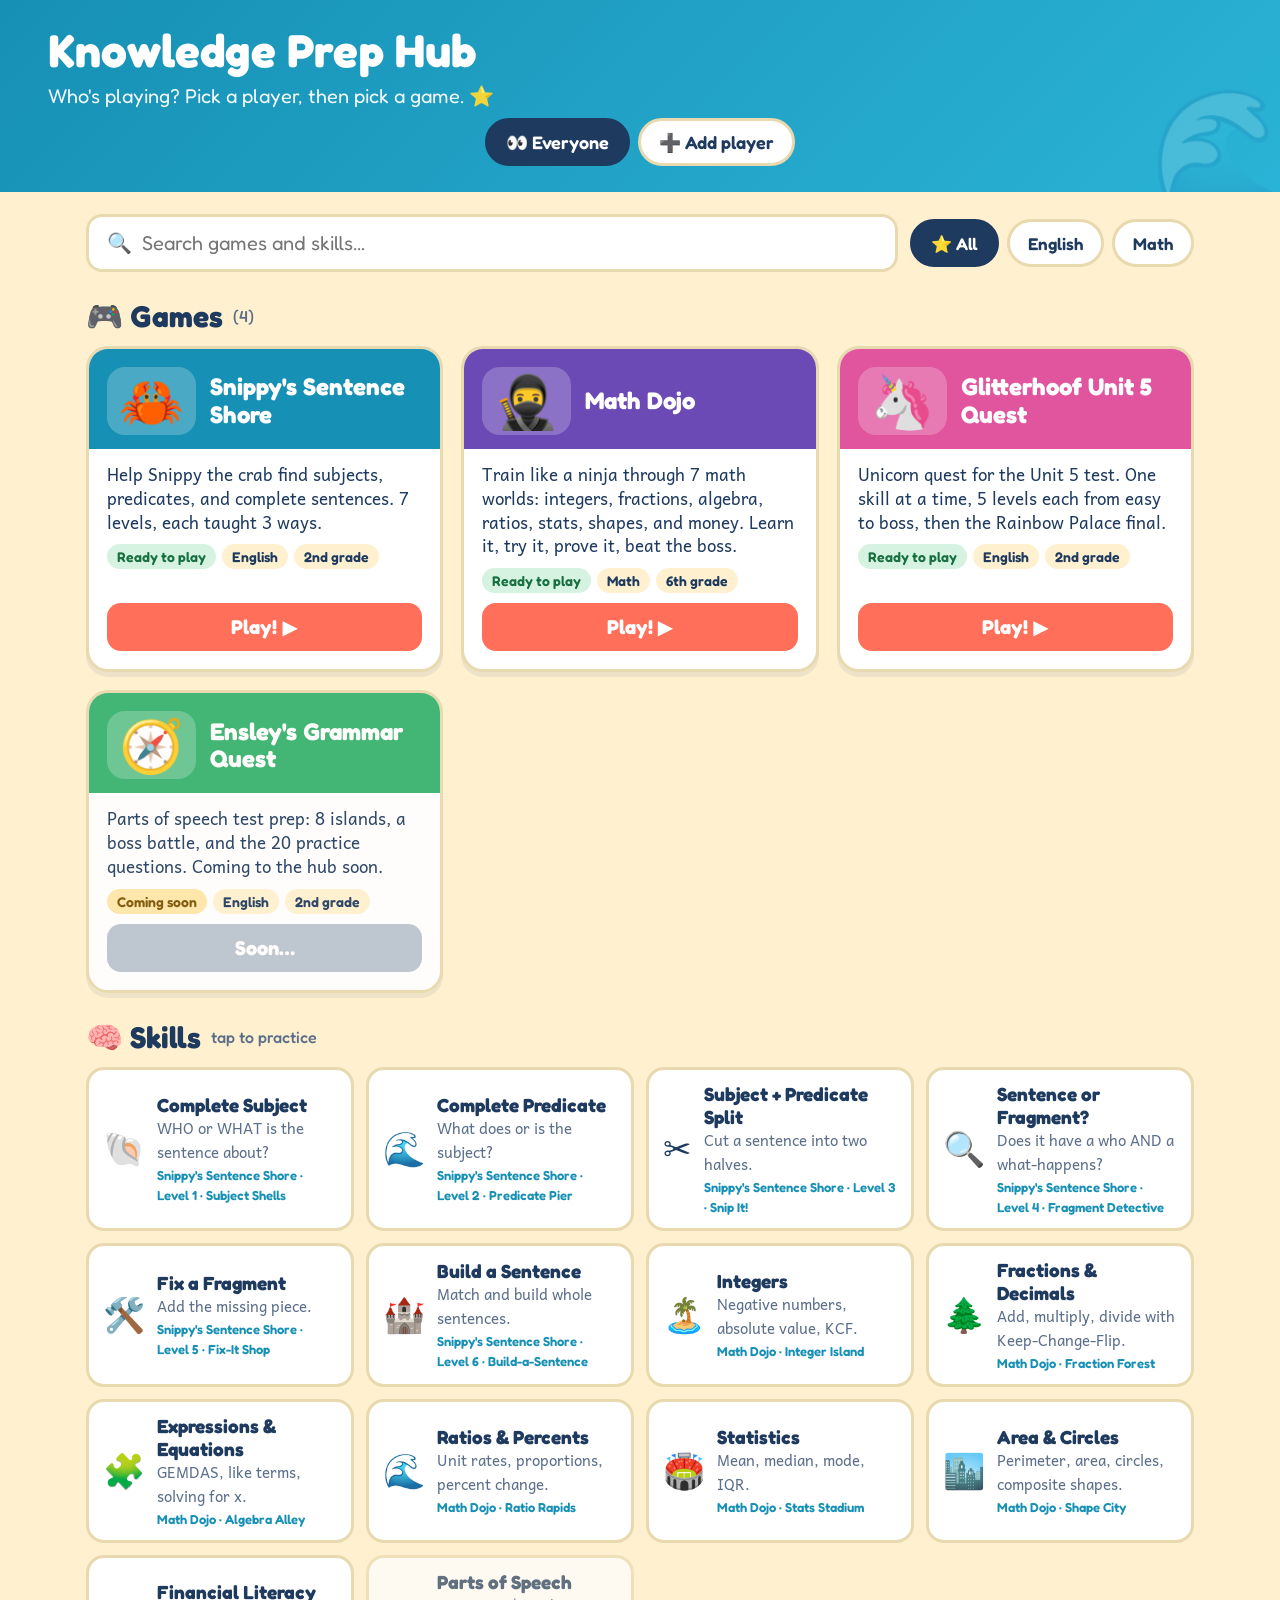
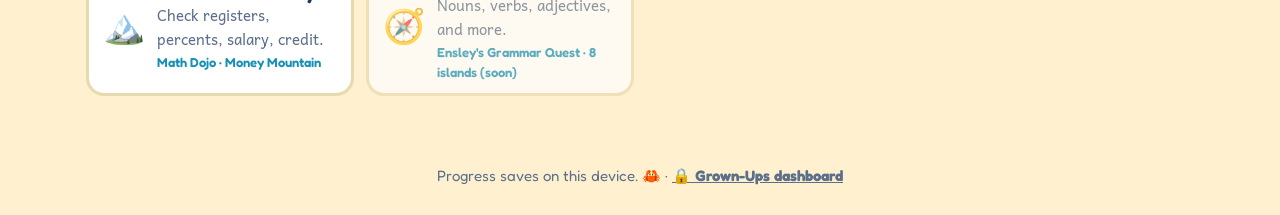
<file: index.html>
<!DOCTYPE html>
<html lang="en">
<head>
<meta charset="utf-8">
<meta name="viewport" content="width=device-width, initial-scale=1, viewport-fit=cover">
<title>Ensley's Learning Hub</title>
<link rel="preconnect" href="https://fonts.googleapis.com">
<link rel="stylesheet" href="https://fonts.googleapis.com/css2?family=Andika:wght@400;700&family=Fredoka:wght@400;500;600;700&display=swap">
<style>
:root{--ink:#1E3A5F;--sand:#FFF1D0;--sea:#1790B5;--coral:#FF6F59;--sun:#FFC83D;--leaf:#34B26E;--white:#fff;--line:#E9D9AE;--muted:#5C6F8A}
*{box-sizing:border-box}
html,body{margin:0}
body{font-family:'Fredoka','Andika',system-ui,sans-serif;color:var(--ink);background:var(--sand);min-height:100vh;-webkit-text-size-adjust:100%}
header{background:linear-gradient(135deg,var(--sea),#2AB3D6);color:#fff;padding:22px clamp(16px,4vw,48px) 26px;position:relative;overflow:hidden}
header h1{margin:0;font-size:clamp(28px,4.4vw,46px);font-weight:700;letter-spacing:.2px}
header p{margin:6px 0 0;font-size:clamp(15px,2vw,20px);opacity:.95}
.wave{position:absolute;right:-20px;bottom:-30px;font-size:120px;opacity:.15;pointer-events:none}
main{max-width:1180px;margin:0 auto;padding:22px clamp(14px,3vw,36px) 60px}
.bar{display:flex;gap:12px;flex-wrap:wrap;align-items:center;margin-bottom:18px}
#q{flex:1 1 280px;min-width:200px;font:inherit;font-size:20px;padding:14px 18px;border-radius:16px;border:3px solid var(--line);background:#fff;color:var(--ink);outline:none}
#q:focus{border-color:var(--sea)}
.chips{display:flex;gap:8px;flex-wrap:wrap}
.chip{font:inherit;font-size:17px;font-weight:600;padding:10px 18px;border-radius:999px;border:3px solid var(--line);background:#fff;color:var(--ink);cursor:pointer;min-height:48px}
.chip[aria-pressed="true"]{background:var(--ink);border-color:var(--ink);color:#fff}
h2{font-size:clamp(22px,3vw,30px);margin:26px 0 12px;display:flex;align-items:center;gap:10px}
h2 small{font-size:16px;font-weight:500;color:var(--muted)}
.grid{display:grid;grid-template-columns:repeat(auto-fill,minmax(300px,1fr));gap:18px}
.card{background:#fff;border-radius:22px;border:3px solid var(--line);overflow:hidden;display:flex;flex-direction:column;text-decoration:none;color:inherit;box-shadow:0 5px 0 rgba(30,58,95,.08);transition:transform .12s}
a.card:active{transform:translateY(3px)}
a.card:hover{transform:translateY(-2px)}
.top{padding:18px 18px 14px;color:#fff;display:flex;align-items:center;gap:14px}
.top .em{font-size:52px;line-height:1;background:rgba(255,255,255,.22);border-radius:18px;padding:8px 12px}
.top h3{margin:0;font-size:24px;line-height:1.15}
.body{padding:14px 18px 18px;display:flex;flex-direction:column;gap:10px;flex:1}
.body p{margin:0;font-size:17px;line-height:1.4;font-family:'Andika','Fredoka',sans-serif}
.meta{display:flex;gap:6px;flex-wrap:wrap}
.pill{font-size:14px;font-weight:600;padding:4px 10px;border-radius:999px;background:var(--sand);color:var(--ink)}
.pill.live{background:#D6F3E2;color:#17703F}
.pill.soon{background:#FFE6A8;color:#7A5200}
.go{margin-top:auto;font-size:20px;font-weight:700;color:#fff;text-align:center;padding:12px;border-radius:14px;background:var(--coral)}
.card.soon .go{background:#B9C3D1}
.card.soon{opacity:.92}
.skills{display:grid;grid-template-columns:repeat(auto-fill,minmax(260px,1fr));gap:12px}
.skill{display:flex;gap:12px;align-items:center;background:#fff;border:3px solid var(--line);border-radius:18px;padding:12px 14px;text-decoration:none;color:inherit;min-height:72px}
.skill .e{font-size:34px}
.skill b{font-size:19px;display:block}
.skill span{font-family:'Andika',sans-serif;font-size:15px;color:var(--muted);display:block}
.skill i{font-style:normal;font-size:13px;font-weight:600;color:var(--sea)}
.skill.soon{opacity:.7;pointer-events:none}
.empty{display:none;text-align:center;padding:40px 10px;font-size:22px}
footer{text-align:center;color:var(--muted);font-size:15px;padding:10px 0 30px}
@media (max-height:800px){header{padding-top:14px;padding-bottom:18px}}
.who{display:flex;gap:8px;justify-content:center;flex-wrap:wrap;margin-top:10px}.who .chip{font-size:18px}footer a{color:inherit;font-weight:700}
</style>
</head>
<body>
<header>
  <h1 id="title">Ensley's Learning Hub</h1>
  <p>Who's playing? Pick a player, then pick a game. ⭐</p>
  <div id="who" class="who"></div>
  <div class="wave">🌊</div>
</header>
<main>
  <div class="bar">
    <input id="q" type="search" placeholder="🔍  Search games and skills…" autocomplete="off" aria-label="Search">
    <div class="chips" id="chips" role="group" aria-label="Filter"></div>
  </div>
  <div class="empty" id="empty">Nothing found. Try a different word! 🐚</div>
  <section id="appsSec"><h2>🎮 Games <small id="appCount"></small></h2><div class="grid" id="apps"></div></section>
  <section id="skillsSec"><h2>🧠 Skills <small>tap to practice</small></h2><div class="skills" id="skills"></div></section>
</main>
<footer>Progress saves on this device. 🦀 · <a href="dashboard/">🔒 Grown-Ups dashboard</a></footer>
<script src="shared/hub.js"></script>
<script src="library.js"></script>
<script>
(function(){
  var L = window.LIBRARY || {apps:[],skills:[]};
  var qEl = document.getElementById('q'), chipsEl = document.getElementById('chips');
  var appsEl = document.getElementById('apps'), skillsEl = document.getElementById('skills');
  var subject = 'All', gradeF = null;
  var whoEl = document.getElementById('who');
  function drawWho(){
    whoEl.innerHTML = '';
    var cur = (window.Hub && Hub.current()) || null;
    var all = document.createElement('button'); all.className = 'chip'; all.textContent = '👀 Everyone'; all.setAttribute('aria-pressed', gradeF === null);
    all.onclick = function(){ gradeF = null; drawWho(); render(); }; whoEl.appendChild(all);
    (window.Hub ? Hub.profiles() : []).forEach(function(p){
      var b = document.createElement('button'); b.className = 'chip'; b.textContent = p.emoji + ' ' + p.name; b.setAttribute('aria-pressed', gradeF === p.grade);
      b.onclick = function(){ gradeF = p.grade; Hub.setCurrent(p.id); drawWho(); render(); }; whoEl.appendChild(b);
    });
    var add = document.createElement('button'); add.className = 'chip'; add.textContent = '➕ Add player';
    add.onclick = function(){ Hub.pickProfile(function(p){ gradeF = p.grade; drawWho(); render(); }, {cancel: true}); }; whoEl.appendChild(add);
  }
  if (window.Hub) { var c0 = Hub.current(); if (c0) gradeF = c0.grade; }
  drawWho();
  document.getElementById('title').textContent = L.title || document.title;

  var subjects = ['All'];
  L.apps.concat(L.skills).forEach(function(x){ if (x.subject && subjects.indexOf(x.subject) < 0) subjects.push(x.subject); });
  subjects.forEach(function(s){
    var b = document.createElement('button');
    b.className = 'chip'; b.textContent = s === 'All' ? '⭐ All' : s; b.setAttribute('aria-pressed', s === subject);
    b.onclick = function(){ subject = s; Array.prototype.forEach.call(chipsEl.children, function(c){ c.setAttribute('aria-pressed', c === b); }); render(); };
    chipsEl.appendChild(b);
  });
  if (subjects.length < 3) chipsEl.style.display = 'none';

  function el(tag, cls, txt){ var e = document.createElement(tag); if (cls) e.className = cls; if (txt != null) e.textContent = txt; return e; }
  function hay(x){ return [x.name, x.blurb, x.ask, x.level, x.subject, x.grade, (x.tags||[]).join(' ')].join(' ').toLowerCase(); }
  function appById(id){ return L.apps.filter(function(a){ return a.id === id; })[0]; }

  function render(){
    var q = qEl.value.trim().toLowerCase();
    appsEl.innerHTML = ''; skillsEl.innerHTML = '';
    var na = 0, ns = 0;
    L.apps.forEach(function(a){
      if (subject !== 'All' && a.subject !== subject) return;
      if (gradeF !== null && a.gradeNum !== gradeF) return;
      if (q && hay(a).indexOf(q) < 0) return;
      na++;
      var live = a.status === 'live';
      var c = el(live ? 'a' : 'div', 'card' + (live ? '' : ' soon'));
      if (live) c.href = a.path;
      var top = el('div', 'top'); top.style.background = a.color || '#1790B5';
      top.appendChild(el('div', 'em', a.emoji || '📚'));
      top.appendChild(el('h3', null, a.name));
      var body = el('div', 'body');
      body.appendChild(el('p', null, a.blurb));
      var meta = el('div', 'meta');
      meta.appendChild(el('span', 'pill ' + (live ? 'live' : 'soon'), live ? 'Ready to play' : 'Coming soon'));
      if (a.subject) meta.appendChild(el('span', 'pill', a.subject));
      if (a.grade) meta.appendChild(el('span', 'pill', a.grade));
      body.appendChild(meta);
      body.appendChild(el('div', 'go', live ? 'Play! ▶' : 'Soon…'));
      c.appendChild(top); c.appendChild(body); appsEl.appendChild(c);
    });
    L.skills.forEach(function(s){
      if (subject !== 'All' && s.subject !== subject) return;
      if (gradeF !== null) { var ap0 = appById(s.app); if (!ap0 || ap0.gradeNum !== gradeF) return; }
      if (q && hay(s).indexOf(q) < 0) return;
      ns++;
      var app = appById(s.app), live = app && app.status === 'live';
      var a = el(live ? 'a' : 'div', 'skill' + (live ? '' : ' soon'));
      if (live) a.href = app.path;
      a.appendChild(el('div', 'e', s.emoji || '⭐'));
      var t = el('div'); t.appendChild(el('b', null, s.name)); t.appendChild(el('span', null, s.ask));
      t.appendChild(el('i', null, (app ? app.name : '') + (s.level ? ' · ' + s.level : '') + (live ? '' : ' (soon)')));
      a.appendChild(t); skillsEl.appendChild(a);
    });
    document.getElementById('appCount').textContent = na ? '(' + na + ')' : '';
    document.getElementById('appsSec').style.display = na ? '' : 'none';
    document.getElementById('skillsSec').style.display = ns ? '' : 'none';
    document.getElementById('empty').style.display = (na || ns) ? 'none' : 'block';
  }
  qEl.addEventListener('input', render);
  render();
})();
</script>
</body>
</html>
</file>
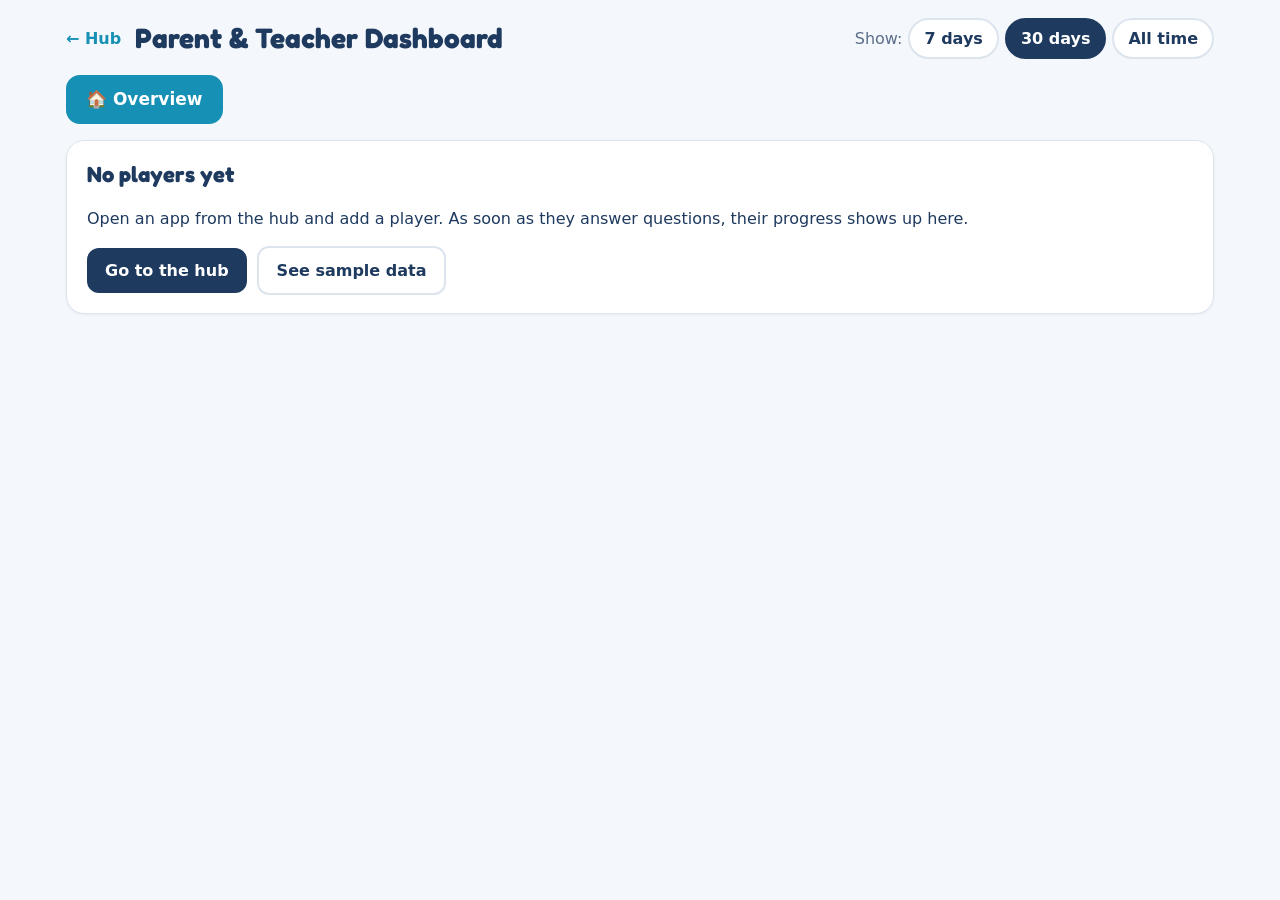
<file: dashboard/index.html>
<!DOCTYPE html>
<html lang="en">
<head>
<meta charset="utf-8">
<meta name="viewport" content="width=device-width, initial-scale=1, viewport-fit=cover">
<meta name="robots" content="noindex">
<title>Parent &amp; Teacher Dashboard</title>
<link rel="preconnect" href="https://fonts.googleapis.com">
<link rel="stylesheet" href="https://fonts.googleapis.com/css2?family=Fredoka:wght@500;600;700&display=swap">
<link rel="stylesheet" href="dashboard.css">
</head>
<body>
<div id="gate" hidden></div>
<div id="app"><p style="padding:24px">Loading…</p></div>
<script src="../shared/hub.js"></script>
<script src="../math-dojo/js/catalog.js"></script>
<script src="../math-dojo/js/gen.js"></script>
<script src="../shared/catalog.js"></script>
<script src="dashboard.js"></script>
</body>
</html>
</file>
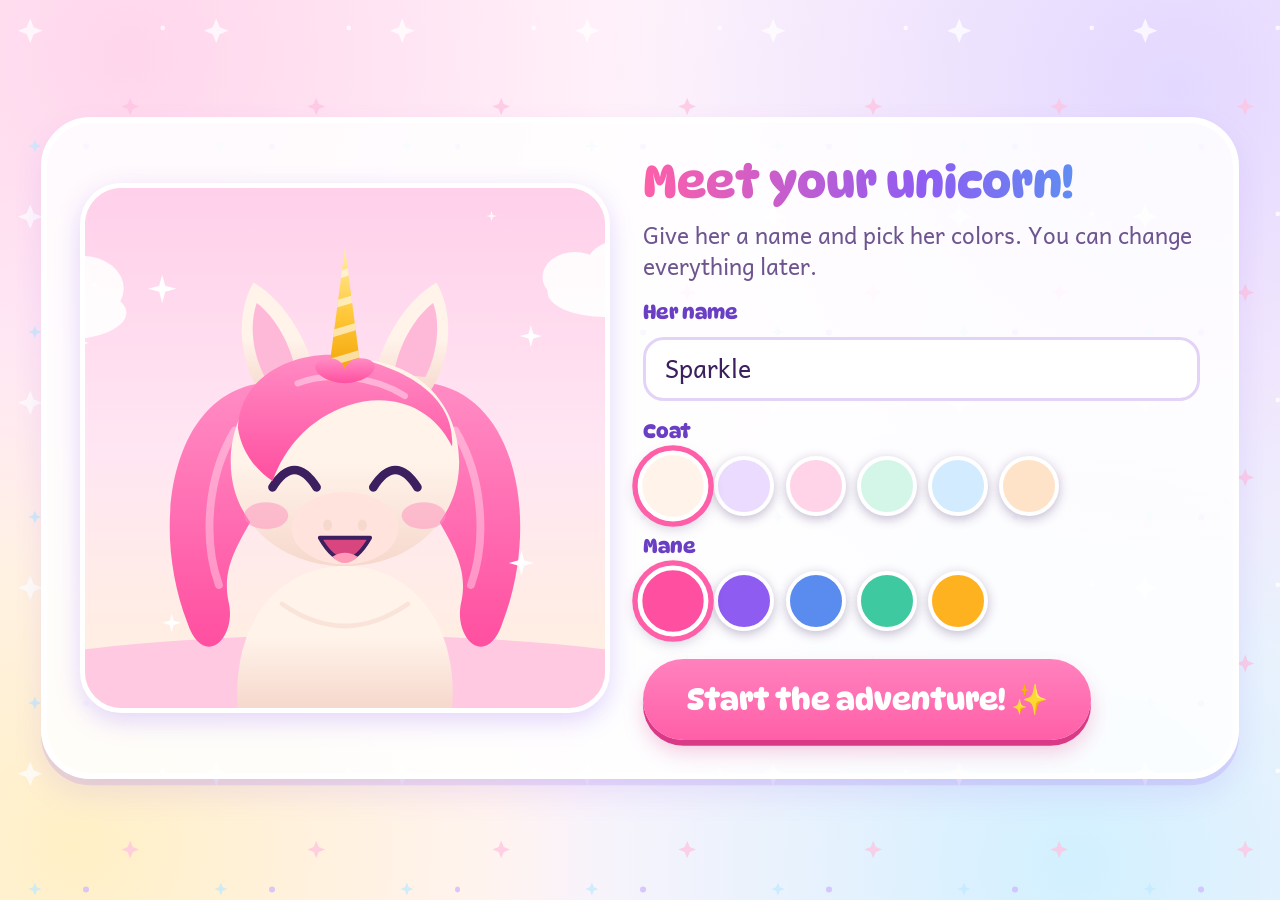
<file: glitterhoof-unit5/index.html>
<!doctype html>
<html lang="en"><head><meta charset="utf-8"><meta name="viewport" content="width=device-width,initial-scale=1,viewport-fit=cover">
<title>Glitterhoof Kingdom: Unit 5 Quest</title>
<link rel="preconnect" href="https://fonts.googleapis.com"><link rel="preconnect" href="https://fonts.gstatic.com" crossorigin>
<link rel="stylesheet" href="https://fonts.googleapis.com/css2?family=Andika:wght@400;700&family=DynaPuff:wght@400..700&display=swap">
<link rel="stylesheet" href="base.css"><link rel="stylesheet" href="app.css">
</head><body>
<div id="app"><header id="hud" hidden></header><div id="view"></div></div>
<div id="ov"></div><canvas id="fx"></canvas>
<script src="../shared/hub.js"></script>
<script src="core.js"></script><script src="art.js"></script>
<script src="content1.js"></script><script src="content2.js"></script><script src="content3.js"></script>
<script src="game.js"></script>
</body></html>
</file>
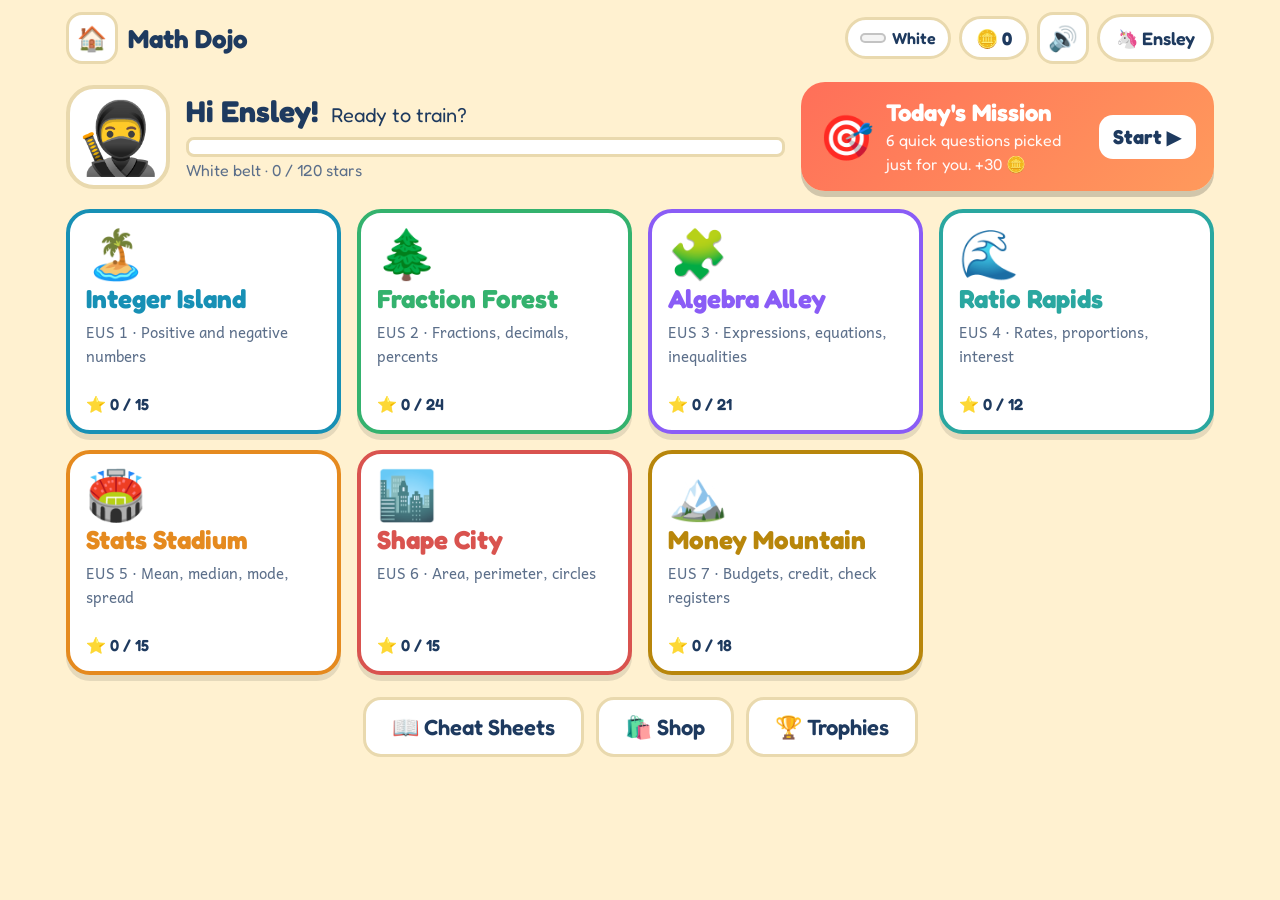
<file: math-dojo/index.html>
<!DOCTYPE html>
<html lang="en">
<head>
<meta charset="utf-8">
<meta name="viewport" content="width=device-width, initial-scale=1, viewport-fit=cover">
<meta name="apple-mobile-web-app-capable" content="yes">
<title>Math Dojo</title>
<link rel="preconnect" href="https://fonts.googleapis.com">
<link rel="stylesheet" href="https://fonts.googleapis.com/css2?family=Andika:wght@400;700&family=Fredoka:wght@400;500;600;700&display=swap">
<link rel="stylesheet" href="style.css">
</head>
<body>
<div id="app"></div>
<noscript>Math Dojo needs JavaScript to run.</noscript>
<script src="../shared/hub.js"></script>
<script src="js/catalog.js"></script>
<script src="js/gen.js"></script>
<script src="js/app.js"></script>
</body>
</html>
</file>
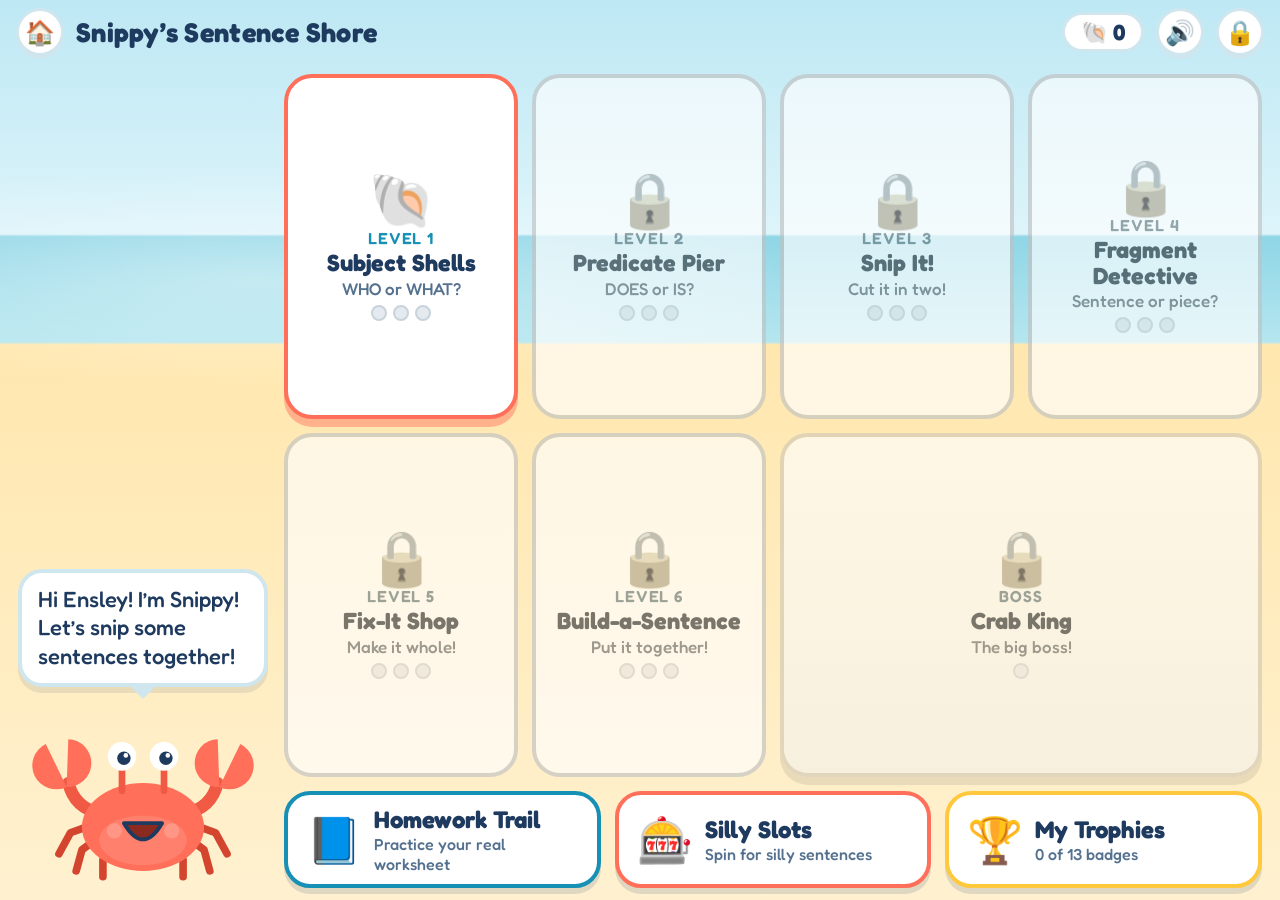
<file: snippys-sentence-shore/index.html>
<!DOCTYPE html>
<html lang="en">
<head>
<meta charset="utf-8">
<meta name="viewport" content="width=device-width, initial-scale=1, viewport-fit=cover">
<title>Snippy’s Sentence Shore</title>
<link rel="preconnect" href="https://fonts.googleapis.com">
<link rel="stylesheet" href="https://fonts.googleapis.com/css2?family=Andika:wght@400;700&family=Fredoka:wght@400;500;600;700&display=swap">
<style>
/* Design tokens. One beach theme, always light (a bright, happy game for a 2nd grader).
   Layout: fixed full-screen app shell = slim top bar + one screen that fills the rest. Built for iPad landscape. */
:root {
  --ink: #1E3A5F;      /* text, outlines */
  --sand: #FFF1D0;     /* page background, warm */
  --sea: #1790B5;      /* SUBJECT color, main buttons */
  --coral: #FF6F59;    /* PREDICATE color, Snippy, big actions */
  --sun: #FFC83D;      /* hints, highlights, glow */
  --leaf: #34B26E;     /* correct, success */
  --sea-t: #D6F0F8; --coral-t: #FFE2DC; --sun-t: #FFF3C4; --leaf-t: #D8F4E4; --line: #CFE6EE;
  --font-ui: 'Fredoka', 'Trebuchet MS', system-ui, sans-serif;
  --font-read: 'Andika', Verdana, 'Trebuchet MS', sans-serif;
}
</style>
<link rel="stylesheet" href="style.css">
</head>
<body>
<div id="app" data-screen="">
  <header id="top">
    <button id="homeBtn" class="icon-btn" aria-label="Home map">🏠</button>
    <div id="title">Snippy’s Sentence Shore</div>
    <div class="grow"></div>
    <div id="shells" aria-label="Shells collected">🐚 <b>0</b></div>
    <button id="sndBtn" class="icon-btn" aria-label="Sound on or off">🔊</button>
    <button id="gu" class="icon-btn" aria-label="Grown-ups: press and hold">🔒</button>
  </header>
  <main id="screen"></main>
  <div id="fx" aria-hidden="true"></div>
</div>
<script src="../shared/hub.js"></script>
<script src="js/base.js"></script>
<script src="js/data.js"></script>
<script src="js/core.js"></script>
<script src="js/games.js"></script>
<script src="js/screens.js"></script>
<script src="js/main.js"></script>
</body>
</html>
</file>
<file: dashboard/dashboard.css>
:root{--ink:#1E3A5F;--bg:#F4F7FB;--card:#fff;--line:#DCE4EE;--muted:#5C6F8A;--blue:#1790B5;--coral:#FF6F59;--green:#1F9D55;--red:#D9534F}
*{box-sizing:border-box}
html,body{margin:0}
body{font-family:system-ui,-apple-system,'Segoe UI',Roboto,sans-serif;font-size:16px;color:var(--ink);background:var(--bg);line-height:1.45;-webkit-text-size-adjust:100%}
h1,h2,h3{font-family:'Fredoka',system-ui,sans-serif;margin:0}
#app{max-width:1180px;margin:0 auto;padding:0 16px 40px}
.top{display:flex;justify-content:space-between;align-items:center;gap:12px;flex-wrap:wrap;padding:18px 0 10px}
.brand{display:flex;align-items:center;gap:14px}.brand h1{font-size:28px}
.back{color:var(--blue);text-decoration:none;font-weight:600}
.range{display:flex;align-items:center;gap:6px;color:var(--muted)}
.pill{border:2px solid var(--line);background:#fff;color:var(--ink);border-radius:999px;padding:7px 14px;font:inherit;font-weight:600;cursor:pointer;min-height:40px}
.pill.on{background:var(--ink);border-color:var(--ink);color:#fff}
.tabs{display:flex;gap:8px;flex-wrap:wrap;margin:6px 0 16px}
.tab{border:2px solid var(--line);background:#fff;border-radius:14px;padding:10px 18px;font:inherit;font-size:17px;font-weight:600;cursor:pointer;min-height:46px;color:var(--ink)}
.tab.on{background:var(--blue);border-color:var(--blue);color:#fff}
.card{background:var(--card);border:1px solid var(--line);border-radius:18px;padding:18px 20px;margin:0 0 16px;box-shadow:0 1px 3px rgba(30,58,95,.06)}
.card h2{font-size:22px;margin-bottom:4px}.card h3{font-size:18px}
.sub{color:var(--muted);margin:2px 0 12px}
.demo{background:#FFF3C4;border:1px solid #E8D27A;border-radius:12px;padding:10px 14px;margin-bottom:12px}
.btn{display:inline-block;border:0;border-radius:12px;background:var(--ink);color:#fff;font:inherit;font-weight:600;padding:11px 18px;cursor:pointer;text-decoration:none;min-height:44px}
.btn.alt{background:#fff;color:var(--ink);border:2px solid var(--line)}
.btn.small{padding:8px 14px;font-size:15px;min-height:40px}
.btn.danger{background:var(--red)}
.row{display:flex;gap:10px;flex-wrap:wrap;align-items:center;margin-top:8px}
select,textarea,input{font:inherit;color:var(--ink);border:2px solid var(--line);border-radius:10px;padding:8px 10px;background:#fff}
textarea{width:100%;margin:10px 0 6px}
/* overview */
.grid2{display:grid;grid-template-columns:repeat(auto-fit,minmax(360px,1fr));gap:16px}
.kidhead{display:flex;align-items:center;gap:14px;margin-bottom:10px}.bigav{font-size:48px}
.mini{display:grid;grid-template-columns:repeat(4,1fr);gap:8px;margin-bottom:10px}
.tile{background:#F4F7FB;border-radius:12px;padding:10px;text-align:center}.tile b{display:block;font-size:22px;font-family:'Fredoka',sans-serif}.tile small{color:var(--muted)}
.flag{background:#FFF1EE;border-left:5px solid var(--coral);border-radius:10px;padding:10px 14px;margin:10px 0}
.flag.ok{background:#E9F8EF;border-color:var(--green)}
/* tiles */
.tiles{display:grid;grid-template-columns:repeat(5,1fr);gap:12px;margin-bottom:16px}
.tiles.small{grid-template-columns:repeat(auto-fit,minmax(220px,1fr));margin:10px 0 0}
.tile.big{background:#fff;border:1px solid var(--line);padding:14px;box-shadow:0 1px 3px rgba(30,58,95,.06)}
.tile.big .ti{font-size:24px}.tile.big b{font-size:28px}
.tile em{display:block;font-style:normal;font-size:14px;font-weight:600}.tile em.up{color:var(--green)}.tile em.down{color:var(--red)}
.tile.wide{text-align:left}
/* recommendations */
.rec{display:flex;gap:14px;padding:14px 0;border-top:1px solid var(--line)}
.rnum{flex:0 0 38px;height:38px;border-radius:50%;background:var(--coral);color:#fff;font-weight:700;display:flex;align-items:center;justify-content:center;font-size:18px}
.rbody{flex:1;min-width:0}.rbody h3{display:flex;gap:8px;align-items:center;flex-wrap:wrap}.rbody p{margin:6px 0}
.appl{font-size:13px;color:var(--muted);font-weight:500}
.chipsm{display:inline-block;color:#fff;font-size:12px;font-weight:700;border-radius:999px;padding:2px 10px;font-family:system-ui,sans-serif}
.pv{margin-top:10px}
/* copy box */
.copybox{border:2px solid var(--blue);border-radius:12px;background:#F0F9FC;margin:8px 0;overflow:hidden}
.cb-head{display:flex;justify-content:space-between;align-items:center;padding:8px 12px;background:#DDF1F8;gap:10px}
.cb-text{margin:0;padding:12px 14px;white-space:pre-wrap;word-break:break-word;font-family:ui-monospace,Menlo,Consolas,monospace;font-size:13.5px;max-height:340px;overflow:auto;user-select:all;-webkit-user-select:all}
/* chart */
.chartwrap{overflow-x:auto}.chart{width:100%;height:auto;min-width:560px}
.legend{display:flex;gap:14px;flex-wrap:wrap;font-size:13px;color:var(--muted);margin:4px 0 8px;align-items:center}
.legend i{display:inline-block;width:12px;height:12px;border-radius:3px;margin-right:4px;vertical-align:-1px}
/* skill map */
.apph{margin:16px 0 8px;font-size:20px}
.heat{display:flex;flex-wrap:wrap;gap:14px;margin:6px 0}
.hg small{display:block;color:var(--muted);margin-bottom:4px;font-weight:600}
.sqs{display:flex;gap:6px;flex-wrap:wrap}
.sq{width:42px;height:42px;border-radius:10px;border:0;font-size:20px;cursor:pointer;color:#fff}
.tbl{border:1px solid var(--line);border-radius:12px;overflow:hidden;margin-top:6px}
.tr{display:grid;grid-template-columns:2.4fr 1.1fr 1.6fr .6fr .7fr .7fr .6fr;gap:8px;align-items:center;padding:8px 12px;border-top:1px solid var(--line)}
.tr.th{background:#EEF3F9;font-weight:700;font-size:13px;color:var(--muted);border-top:0}
.tr.row{cursor:pointer}.tr.row:hover,.tr.row.open{background:#F7FAFD}
.gh{background:#F7FAFD;padding:6px 12px;font-weight:700;border-top:1px solid var(--line);font-size:14px}
.nm{font-weight:600}
.accbar>div{position:relative;height:22px;background:#E8EDF3;border-radius:6px;overflow:hidden}
.accbar i{position:absolute;left:0;top:0;bottom:0;border-radius:6px;opacity:.85}
.accbar span{position:relative;font-size:13px;font-weight:700;padding-left:8px;line-height:22px;color:#0b1c33}
.trend{font-size:20px;text-align:center}
.detail{padding:10px 18px 14px;background:#F7FAFD;border-top:1px dashed var(--line)}
.detail ul{margin:4px 0 8px;padding-left:20px}.miss li{margin:4px 0}.miss em{display:block;color:var(--muted);font-style:normal;font-size:14px}
.method{background:#fff;border:1px solid var(--line);border-radius:10px;padding:8px 12px;color:var(--muted);font-size:14px}
.chipsel{display:flex;gap:6px;flex-wrap:wrap;margin:10px 0}
.chipsel .pill{font-size:14px;padding:5px 12px;min-height:36px}
.tools .tool{padding:12px 0;border-top:1px solid var(--line)}.tools .tool:first-of-type{border-top:0}
.foot{color:var(--muted);font-size:14px;text-align:center;padding:10px 0}
#gate{position:fixed;inset:0;background:var(--bg);display:flex;align-items:center;justify-content:center;z-index:10}#gate[hidden]{display:none}
.gatebox{background:#fff;border:1px solid var(--line);border-radius:20px;padding:26px;text-align:center;width:min(92vw,340px)}
.gatebox input{font-size:32px;text-align:center;letter-spacing:8px;width:180px;margin:10px 0}.gatebox .msg{color:var(--red);min-height:22px}
@media (max-width:860px){.tiles{grid-template-columns:repeat(2,1fr)}.tr{grid-template-columns:2fr 1fr 1.3fr .6fr}.tr>:nth-child(n+5){display:none}.mini{grid-template-columns:repeat(2,1fr)}.rec{flex-direction:column}}
@media print{.top .range,.tabs,.btn,.row,.tools,.foot,.chipsel,.copybox .btn,.back{display:none!important}body{background:#fff}.card{box-shadow:none;break-inside:avoid}.cb-text{max-height:none}}
</file>
<file: glitterhoof-unit5/base.css>
/* ===== Glitterhoof Kingdom: one deliberate, pastel unicorn look ===== */
:root {
  --pink: #ff5fa8; --pink-d: #d93a86; --pink-l: #ffe0ef;
  --violet: #8f5cf2; --violet-d: #6a3fc4; --violet-l: #eee4ff;
  --sky: #38b6f2; --sky-d: #1f8fc8; --sky-l: #dff3ff;
  --mint: #2fc99e; --mint-d: #1a9c78; --mint-l: #d9f7ee;
  --sun: #ffb21f; --sun-d: #e08c00; --sun-l: #fff0cc;
  --coral: #ff7a5c; --coral-d: #d9553a; --coral-l: #ffe6df;
  --ink: #3b1f5e; --ink2: #6e5590; --ink3: #a28fc0;
  --bg: #fff4fb; --card: #ffffff; --line: #f4d6ea;
  --c: #ff5fa8; --soft: #ffe0ef;
  --display: 'DynaPuff', 'Baloo 2', 'Comic Sans MS', 'Trebuchet MS', system-ui, sans-serif;
  --read: 'Andika', 'Century Gothic', 'Trebuchet MS', system-ui, sans-serif;
  --shadow: 0 .3rem 0 rgba(143, 92, 242, .16), 0 .7rem 1.5rem rgba(143, 92, 242, .13);
  --rainbow: linear-gradient(90deg, #ff6b9a, #ffc94a, #6fe3b8, #63c5ff, #a97bff);
  color-scheme: light;
}
* { box-sizing: border-box; -webkit-tap-highlight-color: transparent; }
html { height: 100%; font-size: 18px; }
body {
  margin: 0; height: 100%; overflow: hidden; color: var(--ink); font-family: var(--read); font-size: 1rem; line-height: 1.35;
  background:
    radial-gradient(circle at 10% 6%, #ffd6ec 0, transparent 38%),
    radial-gradient(circle at 92% 10%, #e3d8ff 0, transparent 40%),
    radial-gradient(circle at 84% 96%, #d2f0ff 0, transparent 42%),
    radial-gradient(circle at 6% 94%, #fff0c6 0, transparent 36%),
    var(--bg);
  background-attachment: fixed;
  -webkit-user-select: none; user-select: none; touch-action: manipulation; overscroll-behavior: none;
}
body::before {
  content: ""; position: fixed; inset: 0; z-index: 0; pointer-events: none; opacity: .75;
  background-image: url("data:image/svg+xml,%3Csvg xmlns='http://www.w3.org/2000/svg' width='160' height='160'%3E%3Cpath d='M26 16l3 7.5L36.500 26.500 29 29.500 26 37l-3-7.500L15.500 26.500 23 23.500z' fill='%23ffffff'/%3E%3Cpath d='M112 84l2.200 5.400 5.400 2.200-5.400 2.200L112 99.200l-2.200-5.400-5.400-2.200 5.400-2.200z' fill='%23ffc2e0'/%3E%3Ccircle cx='74' cy='126' r='2.600' fill='%23cdb8ff'/%3E%3Ccircle cx='140' cy='24' r='2' fill='%23ffffff'/%3E%3Cpath d='M30 120l1.600 4 4 1.600-4 1.600-1.600 4-1.600-4-4-1.600 4-1.600z' fill='%23bfe9ff'/%3E%3C/svg%3E");
  background-size: 9rem; animation: drift 90s linear infinite;
}
@keyframes drift { to { background-position: 9rem 9rem; } }
button { font: inherit; color: inherit; cursor: pointer; border: 0; background: none; padding: 0; touch-action: manipulation; }
button:disabled { cursor: default; }
input, textarea { font: inherit; color: var(--ink); user-select: text; -webkit-user-select: text; }
b { font-weight: 700; }
h1, h2, h3 { font-family: var(--display); margin: 0; font-weight: 600; color: var(--ink); line-height: 1.15; }
p { margin: 0; }
svg { display: block; }

#app { position: relative; z-index: 1; height: 100%; display: flex; flex-direction: column; padding: 0 max(16px, env(safe-area-inset-left, 0px)) 0 max(16px, env(safe-area-inset-right, 0px)); }
#view { flex: 1; min-height: 0; overflow-y: auto; overflow-x: hidden; padding: .6rem 0 .8rem; scrollbar-width: none; position: relative; }
#view::-webkit-scrollbar { display: none; }
#view[data-screen="play"] { overflow: hidden; }
#view > main { min-height: 100%; }
#fx { position: fixed; inset: 0; width: 100%; height: 100%; pointer-events: none; z-index: 120; }
.oops { padding: 3rem; text-align: center; font-family: var(--display); font-size: 1.4rem; }

/* ---------- buttons and chips ---------- */
.btn {
  display: inline-flex; align-items: center; justify-content: center; gap: .4rem; text-align: center;
  font-family: var(--display); font-weight: 600; font-size: 1.15rem; line-height: 1.1; color: #fff; white-space: nowrap;
  padding: .75rem 1.5rem; min-height: 3.2rem; border-radius: 99px;
  background: linear-gradient(180deg, #ff82bd, var(--pink)); box-shadow: 0 .28rem 0 var(--pink-d), 0 .6rem 1rem rgba(217, 58, 134, .25);
  transition: transform .12s, box-shadow .12s, filter .12s;
}
.btn:active { transform: translateY(.22rem); box-shadow: 0 .06rem 0 var(--pink-d); }
.btn.big { font-size: 1.45rem; padding: .85rem 2.1rem; min-height: 3.9rem; }
.btn.sm { font-size: .95rem; padding: .4rem .9rem; min-height: 2.4rem; box-shadow: 0 .2rem 0 var(--pink-d); }
.btn.soft { background: #fff; color: var(--violet-d); box-shadow: 0 .25rem 0 #d9c9f7, 0 .5rem .9rem rgba(143, 92, 242, .15); border: .13rem solid #e6dafb; }
.btn.soft:active { box-shadow: 0 .05rem 0 #d9c9f7; }
.btn.ghost { background: transparent; color: var(--ink2); box-shadow: none; text-decoration: underline; text-decoration-color: #d9c9f7; }
.btn.warn { background: linear-gradient(180deg, #ff9a82, var(--coral)); box-shadow: 0 .28rem 0 var(--coral-d); }
.btn:disabled { background: #ece4f4; color: #a99bc0; box-shadow: 0 .2rem 0 #d9cfe8; border: 0; filter: none; }
.btn.pulse { animation: pulse 1.6s ease-in-out infinite; }
@keyframes pulse { 50% { transform: scale(1.06); } }
.back { font-family: var(--display); font-weight: 600; font-size: .95rem; color: var(--violet-d); background: #fff; border: .13rem solid #e6dafb; border-radius: 99px; padding: .4rem .9rem; min-height: 2.4rem; box-shadow: 0 .18rem 0 #e0d2f8; white-space: nowrap; }
.back:active { transform: translateY(.15rem); box-shadow: none; }

.chipx { display: inline-flex; align-items: center; gap: .25rem; font-family: var(--display); font-weight: 600; font-size: .95rem; padding: .25rem .75rem; border-radius: 99px; background: var(--violet-l); color: var(--violet-d); }
.chipx.g { background: var(--sun-l); color: #a86300; }
.chipx.big { font-size: 1.25rem; padding: .4rem 1.1rem; }

/* ---------- top bar ---------- */
#hud { flex: none; position: relative; display: flex; align-items: center; gap: .9rem; margin-top: .55rem; padding: .45rem .8rem; background: rgba(255, 255, 255, .88); backdrop-filter: blur(8px); -webkit-backdrop-filter: blur(8px); border-radius: 1.6rem; box-shadow: var(--shadow); }
#hud[hidden] { display: none; }
#hud::after { content: ""; position: absolute; left: 1.6rem; right: 1.6rem; bottom: -.22rem; height: .28rem; border-radius: 9px; background: var(--rainbow); opacity: .9; }
.who { display: flex; align-items: center; gap: .55rem; text-align: left; flex: none; }
.whoimg { width: 3.1rem; height: 3.1rem; border-radius: 50%; background: linear-gradient(135deg, var(--pink-l), var(--violet-l)); border: .15rem solid #fff; box-shadow: 0 .1rem .5rem rgba(143, 92, 242, .3); overflow: hidden; display: block; }
.whoimg svg { width: 100%; height: 100%; }
.whotxt { display: flex; flex-direction: column; line-height: 1.1; }
.whotxt b { font-family: var(--display); font-size: 1.05rem; color: var(--ink); }
.whotxt small { font-size: .78rem; color: var(--ink2); }
.meters { flex: 1; min-width: 0; display: grid; gap: .28rem; }
.xpbar, .brkbar { position: relative; height: 1.25rem; border-radius: 99px; background: #f1e7fb; overflow: hidden; box-shadow: inset 0 .08rem .2rem rgba(110, 85, 144, .2); }
.xpbar i, .brkbar i { position: absolute; left: 0; top: 0; bottom: 0; border-radius: 99px; transition: width .7s cubic-bezier(.3, 1.4, .5, 1); }
.xpbar i { background: linear-gradient(90deg, #ff82bd, #b57cff); }
.brkbar i { background: linear-gradient(90deg, #6fd8ff, #5be3b8); }
.xpbar span, .brkbar span { position: absolute; inset: 0; display: flex; align-items: center; justify-content: center; font-size: .76rem; font-weight: 700; color: var(--ink); text-shadow: 0 0 .25rem #fff, 0 0 .25rem #fff; white-space: nowrap; }
.hchips { flex: none; display: flex; align-items: center; gap: .45rem; }
.hchip { display: inline-flex; align-items: center; gap: .25rem; min-height: 2.6rem; padding: .2rem .8rem; border-radius: 99px; background: #fff; border: .13rem solid #eadffa; font-family: var(--display); font-weight: 600; font-size: 1.05rem; box-shadow: 0 .15rem 0 #eadffa; }
.hchip.gem { color: #1f8fc8; }
.hchip.tix { color: #a86300; }
.hchip.tix.has { background: var(--sun-l); border-color: #ffd98a; animation: pulse 1.8s ease-in-out infinite; }
.hchip.round { width: 2.6rem; padding: 0; justify-content: center; font-size: 1.2rem; }

/* ---------- toast + floating numbers ---------- */
.toast { position: fixed; left: 50%; bottom: 2rem; transform: translate(-50%, 2rem); opacity: 0; z-index: 90; background: #fff; border: .15rem solid var(--pink); border-radius: 1.2rem; padding: .7rem 1.2rem; font-family: var(--display); box-shadow: var(--shadow); transition: .35s; max-width: 90vw; text-align: center; }
.toast.in { opacity: 1; transform: translate(-50%, 0); }
.floaty { position: fixed; z-index: 110; pointer-events: none; font-family: var(--display); font-weight: 700; font-size: 1.6rem; color: var(--pink-d); text-shadow: 0 0 .3rem #fff, 0 .1rem 0 #fff; white-space: nowrap; transform: translate(-50%, -50%); animation: floatup 1.2s ease-out forwards; }
@keyframes floatup { 0% { opacity: 0; transform: translate(-50%, -30%) scale(.6); } 15% { opacity: 1; transform: translate(-50%, -80%) scale(1.15); } 100% { opacity: 0; transform: translate(-50%, -260%) scale(1); } }

/* ---------- pop-up sheets ---------- */
.overlay { position: fixed; inset: 0; z-index: 70; display: flex; align-items: center; justify-content: center; padding: 1rem; background: rgba(59, 31, 94, .5); backdrop-filter: blur(5px); -webkit-backdrop-filter: blur(5px); opacity: 0; transition: opacity .22s; }
.overlay.in { opacity: 1; }
.overlay.out { opacity: 0; pointer-events: none; }
.sheet { position: relative; width: min(40rem, 100%); max-height: 100%; overflow-y: auto; background: #fff; border-radius: 2rem; padding: 1.4rem 1.6rem; border: .3rem solid #fff; box-shadow: 0 1rem 3rem rgba(59, 31, 94, .35); background-image: linear-gradient(180deg, #fff0f8, #fff 40%); animation: sheetin .4s cubic-bezier(.3, 1.5, .5, 1); scrollbar-width: none; }
.sheet::before { content: ""; position: absolute; left: 0; right: 0; top: 0; height: .5rem; background: var(--rainbow); }
.overlay.wide .sheet { width: min(54rem, 100%); }
@keyframes sheetin { from { transform: scale(.8) translateY(2rem); opacity: 0; } }
.cel { display: flex; flex-direction: column; align-items: center; gap: .7rem; text-align: center; padding: .4rem 0; }
.ctitle { font-family: var(--display); font-weight: 700; font-size: 2.1rem; letter-spacing: .03em; background: linear-gradient(90deg, #ff5fa8, #ff9a3d, #2fc99e, #38b6f2, #8f5cf2); -webkit-background-clip: text; background-clip: text; color: transparent; }
.cbig { font-family: var(--display); font-weight: 700; font-size: 2.3rem; }
.csub { font-size: 1.25rem; color: var(--ink2); max-width: 28rem; }
.bigico { font-size: 5rem; line-height: 1; animation: bob 2.4s ease-in-out infinite; }
.crew { display: flex; gap: .6rem; flex-wrap: wrap; justify-content: center; }
.cbtns { display: flex; flex-direction: column; gap: .6rem; align-items: center; }
.cunis svg { width: 11rem; height: 12rem; }
.sticker { width: 5.2rem; height: 5.2rem; border-radius: 50%; display: grid; place-items: center; font-size: 2.6rem; background: radial-gradient(circle at 35% 30%, #fff, #ffe0f0 55%, #e7d6ff); border: .22rem solid #fff; box-shadow: 0 .25rem .8rem rgba(143, 92, 242, .35), inset 0 -.25rem .5rem rgba(143, 92, 242, .12); }
.sticker.big { width: 9rem; height: 9rem; font-size: 4.6rem; animation: wob .9s ease-out; }
@keyframes bob { 50% { transform: translateY(-.5rem); } }
@keyframes wob { 0% { transform: rotate(0) scale(.8); } 25% { transform: rotate(-9deg) scale(1.1); } 55% { transform: rotate(8deg) scale(1.05); } 80% { transform: rotate(-4deg); } 100% { transform: none; } }
.wob { animation: wob .5s ease-out; }
.shake { animation: shake .45s; }
@keyframes shake { 20% { transform: translateX(-.45rem); } 40% { transform: translateX(.45rem); } 60% { transform: translateX(-.3rem); } 80% { transform: translateX(.3rem); } }
@keyframes popin { 0% { transform: scale(.85); } 60% { transform: scale(1.06); } 100% { transform: scale(1); } }
.pop { animation: popin .4s cubic-bezier(.3, 1.6, .5, 1); }

/* ---------- unicorn svg helpers ---------- */
.uni { overflow: visible; }
.blink { transform-origin: 150px 160px; animation: blink 5s infinite; }
@keyframes blink { 0%, 92%, 100% { transform: scaleY(1); } 95% { transform: scaleY(.1); } }
.twk path, .tw0, .tw1, .tw2 { transform-box: fill-box; transform-origin: center; }
.tw0 { animation: tw 2.6s ease-in-out infinite; }
.tw1 { animation: tw 3.1s .8s ease-in-out infinite; }
.tw2 { animation: tw 2.2s 1.4s ease-in-out infinite; }
.twk path { animation: tw 2.4s ease-in-out infinite; }
.twk path:nth-child(2) { animation-delay: .6s; } .twk path:nth-child(3) { animation-delay: 1.1s; } .twk path:nth-child(4) { animation-delay: 1.7s; }
@keyframes tw { 0%, 100% { transform: scale(.55) rotate(0); opacity: .5; } 50% { transform: scale(1.15) rotate(25deg); opacity: 1; } }
.scene { width: 100%; height: 100%; }
.thumbscene { width: 100%; height: 100%; }
.thumbscene svg { width: 100%; height: 100%; }

@media (prefers-reduced-motion: reduce) {
  *, *::before, *::after { animation-duration: .01ms !important; animation-iteration-count: 1 !important; transition-duration: .01ms !important; }
  body::before { animation: none; }
}

/* ===== screens ===== */
.mhead { display: flex; align-items: center; flex-wrap: wrap; gap: .4rem 1rem; margin-bottom: .8rem; }
.mhead h1 { font-size: 2rem; background: linear-gradient(90deg, var(--pink), var(--violet)); -webkit-background-clip: text; background-clip: text; color: transparent; }
.mhead p { flex-basis: 100%; color: var(--ink2); font-size: 1.05rem; margin-top: -.15rem; }

/* ---------- welcome ---------- */
main.welcome { display: grid; place-items: center; min-height: 100%; }
.wcard { width: min(58rem, 100%); display: grid; grid-template-columns: minmax(0, 1fr) minmax(0, 1.05fr); gap: 1.6rem; align-items: center; padding: 1.6rem; background: rgba(255, 255, 255, .85); border-radius: 2.4rem; border: .3rem solid #fff; box-shadow: var(--shadow); }
.wprev, .wprevcard { position: relative; aspect-ratio: 1 / 1; border-radius: 2rem; overflow: hidden; border: .25rem solid #fff; box-shadow: 0 .4rem 1.2rem rgba(143, 92, 242, .25); background: var(--pink-l); }
.wprev > svg, .wprevcard > svg { position: absolute; inset: 0; width: 100%; height: 100%; }
.wform { display: flex; flex-direction: column; gap: .55rem; }
.wform h1 { font-size: 2.2rem; background: linear-gradient(90deg, var(--pink), var(--violet), var(--sky)); -webkit-background-clip: text; background-clip: text; color: transparent; }
.wform p { color: var(--ink2); font-size: 1.1rem; }
.wform label, .wlab { font-family: var(--display); font-weight: 600; font-size: .95rem; color: var(--violet-d); margin-top: .3rem; }
.wform input, .settings input, .settings textarea, .grown textarea { border: .16rem solid #e2d3f7; border-radius: 1rem; padding: .6rem .9rem; font-size: 1.2rem; font-family: var(--read); background: #fff; width: 100%; outline: none; }
.wform input:focus, .settings input:focus, .settings textarea:focus { border-color: var(--pink); box-shadow: 0 0 0 .25rem var(--pink-l); }
.swrow { display: flex; gap: .55rem; flex-wrap: wrap; }
.swatch { width: 2.9rem; height: 2.9rem; border-radius: 50%; background: var(--sw); border: .22rem solid #fff; box-shadow: 0 .15rem .5rem rgba(59, 31, 94, .3); transition: transform .15s; }
.swatch.on { transform: scale(1.18); box-shadow: 0 0 0 .22rem var(--pink), 0 .2rem .6rem rgba(59, 31, 94, .3); }
.wform .btn.big { margin-top: .8rem; align-self: flex-start; }

/* ---------- home ---------- */
main.home { display: grid; grid-template-columns: minmax(0, 1.12fr) minmax(0, 1fr); gap: 1.1rem; height: 100%; min-height: 0; }
.hstage { position: relative; border-radius: 2.2rem; overflow: hidden; border: .3rem solid #fff; box-shadow: var(--shadow); min-height: 20rem; background: var(--pink-l); }
.hscene { position: absolute; inset: 0; }
.hscene svg { width: 100%; height: 100%; }
.hunicorn { position: absolute; left: 50%; bottom: -2%; transform: translateX(-50%); width: min(82%, 82vh); aspect-ratio: 300 / 330; cursor: pointer; outline: none; }
.hunicorn svg { width: 100%; height: 100%; }
.hmain { animation: bob 3.4s ease-in-out infinite; }
.hbubble { position: absolute; top: .9rem; left: .9rem; max-width: 62%; background: #fff; border: .2rem solid var(--pink); border-radius: 1.3rem; padding: .6rem .9rem; font-family: var(--display); font-size: 1.1rem; line-height: 1.25; box-shadow: 0 .25rem 0 var(--pink-l); z-index: 2; }
.hbubble::after { content: ""; position: absolute; left: 2rem; bottom: -.62rem; width: 1rem; height: 1rem; background: #fff; border-right: .2rem solid var(--pink); border-bottom: .2rem solid var(--pink); transform: rotate(45deg); }
.gift { position: absolute; right: .9rem; top: .9rem; z-index: 2; display: flex; align-items: center; gap: .4rem; background: linear-gradient(180deg, #ffe08a, var(--sun)); color: #7a4a00; font-family: var(--display); padding: .5rem 1rem; border-radius: 99px; box-shadow: 0 .25rem 0 var(--sun-d); animation: pulse 1.5s ease-in-out infinite; }
.gift span { font-size: 1.6rem; }
.hmic { position: absolute; right: .9rem; bottom: .9rem; z-index: 2; }
.hmenu { display: flex; flex-direction: column; gap: .9rem; min-height: 0; }
.cta { display: flex; align-items: center; gap: 1rem; text-align: left; padding: .9rem 1.2rem; border-radius: 2rem; color: #fff; background: linear-gradient(135deg, #ff82bd, var(--pink) 45%, var(--violet)); box-shadow: 0 .35rem 0 var(--pink-d), 0 .8rem 1.4rem rgba(217, 58, 134, .28); transition: transform .12s; }
.cta:active { transform: translateY(.25rem); box-shadow: 0 .08rem 0 var(--pink-d); }
.ctai { flex: none; width: 3.6rem; height: 3.6rem; border-radius: 50%; display: grid; place-items: center; background: #fff; color: var(--pink-d); font-size: 1.6rem; padding-left: .2rem; animation: pulse 1.6s ease-in-out infinite; }
.ctat { display: flex; flex-direction: column; min-width: 0; }
.ctat b { font-family: var(--display); font-size: 1.6rem; line-height: 1.1; }
.ctat small { font-size: 1rem; opacity: .95; }
.tiles { flex: 1; min-height: 0; display: grid; grid-template-columns: 1fr 1fr; grid-auto-rows: 1fr; gap: .75rem; }
.tile2 { position: relative; display: flex; flex-direction: column; align-items: center; justify-content: center; gap: .1rem; background: #fff; border-radius: 1.7rem; border: .15rem solid #f1e3fb; box-shadow: 0 .28rem 0 #eadffa, 0 .6rem 1rem rgba(143, 92, 242, .1); padding: .5rem; min-height: 5.2rem; transition: transform .12s; }
.tile2:active { transform: translateY(.2rem); box-shadow: 0 .05rem 0 #eadffa; }
.tile2:nth-child(1) { background: linear-gradient(180deg, #fff, #e8f7ff); } .tile2:nth-child(2) { background: linear-gradient(180deg, #fff, #f1e8ff); }
.tile2:nth-child(3) { background: linear-gradient(180deg, #fff, #ffe9f4); } .tile2:nth-child(4) { background: linear-gradient(180deg, #fff, #fff3d6); }
.tile2:nth-child(5) { background: linear-gradient(180deg, #fff, #e3f9ef); } .tile2:nth-child(6) { background: linear-gradient(180deg, #fff, #ffe9e1); }
.t2i { font-size: 2.3rem; line-height: 1; }
.tile2 b { font-family: var(--display); font-size: 1.2rem; }
.tile2 small { color: var(--ink2); font-size: .85rem; }
.tile2 .dot { position: absolute; top: .5rem; right: .7rem; min-width: 1.7rem; height: 1.7rem; padding: 0 .3rem; border-radius: 99px; display: grid; place-items: center; background: var(--coral); color: #fff; font-family: var(--display); font-size: .95rem; animation: pulse 1.4s ease-in-out infinite; }

/* ---------- quest map ---------- */
main.mapscreen { display: flex; flex-direction: column; height: 100%; min-height: 0; }
.mapscroll { flex: 1; min-height: 0; overflow-x: auto; overflow-y: hidden; scrollbar-width: none; border-radius: 2rem; }
.mapscroll::-webkit-scrollbar { display: none; }
.mapwrap { position: relative; height: 100%; min-height: 22rem; min-width: 100%; border-radius: 2rem; overflow: hidden; border: .3rem solid #fff; box-shadow: var(--shadow); background: radial-gradient(circle at 20% 20%, #fff 0, transparent 30%), radial-gradient(circle at 80% 85%, #fff8 0, transparent 30%), linear-gradient(180deg, #cfeeff, #f6dcff 55%, #ffe1ef); }
html[data-shape="port"] .mapwrap { width: 88rem; }
svg.road { position: absolute; inset: 0; width: 100%; height: 100%; }
.node { position: absolute; transform: translate(-50%, -50%); width: 8.6rem; display: flex; flex-direction: column; align-items: center; text-align: center; gap: .05rem; transition: transform .15s; }
.node:active { transform: translate(-50%, -48%) scale(.95); }
.nbub { width: 4.7rem; height: 4.7rem; border-radius: 50%; display: grid; place-items: center; font-size: 2.3rem; background: radial-gradient(circle at 35% 28%, #fff, var(--soft) 60%, var(--c)); border: .24rem solid #fff; box-shadow: 0 .3rem 0 var(--c), 0 .6rem 1rem rgba(59, 31, 94, .2); }
.node b { font-family: var(--display); font-size: .98rem; line-height: 1.05; margin-top: .3rem; background: #fff; border-radius: 99px; padding: .15rem .6rem; box-shadow: 0 .12rem 0 var(--soft); color: var(--ink); }
.node small { font-size: .75rem; color: var(--ink2); background: #ffffffcc; border-radius: 99px; padding: 0 .4rem; }
.node.next .nbub { animation: pulse 1.4s ease-in-out infinite; box-shadow: 0 0 0 .4rem #fff, 0 0 0 .7rem var(--c), 0 .6rem 1rem rgba(59, 31, 94, .2); }
.nuni { position: absolute; top: -2.6rem; left: 50%; width: 3.2rem; height: 3.2rem; margin-left: -1.6rem; animation: bob 1.6s ease-in-out infinite; z-index: 2; filter: drop-shadow(0 .15rem .2rem rgba(59, 31, 94, .3)); }
.nuni svg { width: 100%; height: 100%; }
.ndone { position: absolute; top: -.2rem; right: 1.4rem; width: 1.7rem; height: 1.7rem; border-radius: 50%; background: var(--mint); color: #fff; display: grid; place-items: center; font-size: .95rem; border: .13rem solid #fff; z-index: 2; }
.stars { display: inline-flex; gap: .05rem; }
.stars i { font-style: normal; font-size: 1.05rem; color: #e2d6ee; text-shadow: 0 .06rem 0 #fff; }
.stars i.on { color: var(--sun); text-shadow: 0 .08rem 0 var(--sun-d); }

/* ---------- one realm ---------- */
main.realm { display: flex; flex-direction: column; gap: 1rem; align-items: stretch; }
main.realm > .back { align-self: flex-start; }
.rhero { display: flex; align-items: center; gap: 1.1rem; padding: 1.1rem 1.4rem; border-radius: 2rem; background: linear-gradient(135deg, #fff, var(--soft)); border: .25rem solid #fff; box-shadow: var(--shadow); position: relative; overflow: hidden; }
.rhero::after { content: ""; position: absolute; inset: auto -2rem -3rem auto; width: 12rem; height: 12rem; border-radius: 50%; background: radial-gradient(circle, var(--c) 0, transparent 70%); opacity: .25; }
.ricon { flex: none; width: 5.6rem; height: 5.6rem; border-radius: 50%; display: grid; place-items: center; font-size: 3rem; background: radial-gradient(circle at 35% 28%, #fff, var(--soft) 55%, var(--c)); border: .22rem solid #fff; box-shadow: 0 .3rem 0 var(--c); }
.rtxt { flex: 1; min-width: 0; z-index: 1; }
.rtxt h1 { font-size: 2.1rem; color: var(--c); filter: brightness(.82); }
.rtxt p { font-size: 1.15rem; color: var(--ink2); }
.rpower { display: inline-block; margin-top: .35rem; font-size: .9rem; font-weight: 700; background: #fff; color: var(--ink2); border-radius: 99px; padding: .1rem .7rem; }
.rst { z-index: 1; font-family: var(--display); font-size: 1.3rem; background: #fff; border-radius: 99px; padding: .3rem 1rem; box-shadow: 0 .2rem 0 var(--soft); white-space: nowrap; }
.rsteps { display: grid; grid-template-columns: repeat(4, 1fr); gap: .8rem; }
.step { display: flex; flex-direction: column; align-items: center; justify-content: center; gap: .2rem; padding: 1rem .6rem; min-height: 9.5rem; background: #fff; border-radius: 1.8rem; border: .15rem solid var(--soft); box-shadow: 0 .3rem 0 var(--soft), 0 .6rem 1rem rgba(143, 92, 242, .1); transition: transform .12s; }
.step:active { transform: translateY(.22rem); box-shadow: 0 .05rem 0 var(--soft); }
.step:first-child { background: linear-gradient(180deg, #fff, var(--soft)); }
.sicon { font-size: 2.6rem; line-height: 1; }
.step b { font-family: var(--display); font-size: 1.3rem; color: var(--ink); }
.step small { color: var(--ink2); font-size: .95rem; }
.rpages { display: flex; flex-wrap: wrap; align-items: center; gap: .5rem; color: var(--ink2); font-size: .95rem; }
.pgchip { font-family: var(--display); font-size: .88rem; background: #fff; color: var(--violet-d); border: .12rem solid #e6dafb; border-radius: 99px; padding: .3rem .8rem; box-shadow: 0 .12rem 0 #e6dafb; }

/* ---------- test tower ---------- */
.towerwrap { display: flex; flex-direction: column; gap: .9rem; }
.exam { display: flex; align-items: center; gap: 1rem; padding: .9rem 1.3rem; text-align: left; border-radius: 1.8rem; color: #fff; background: linear-gradient(135deg, #a97bff, var(--violet-d)); box-shadow: 0 .3rem 0 #4e2c9e, 0 .7rem 1.2rem rgba(106, 63, 196, .3); }
.ei { font-size: 2.8rem; }
.et { flex: 1; display: flex; flex-direction: column; }
.et b { font-family: var(--display); font-size: 1.5rem; }
.et small { font-size: 1rem; opacity: .95; }
.exam .stars i { color: #ffffff55; text-shadow: none; font-size: 1.5rem; }
.exam .stars i.on { color: #ffe27a; }
.floors { display: flex; flex-direction: column; gap: .8rem; }
.floor { padding: .8rem 1rem 1rem; background: linear-gradient(180deg, #fff, #f6eeff); border-radius: 1.7rem; border: .15rem solid #eadffa; box-shadow: 0 .25rem 0 #eadffa; }
.floor.done { background: linear-gradient(180deg, #fff, var(--mint-l)); border-color: #bdebd9; box-shadow: 0 .25rem 0 #bdebd9; }
.fhead { display: flex; align-items: center; gap: .6rem; margin-bottom: .6rem; flex-wrap: wrap; }
.fhead b { font-family: var(--display); font-size: 1.25rem; }
.fhead small { color: var(--ink2); }
.fdone { background: var(--mint); color: #fff; border-radius: 50%; width: 1.7rem; height: 1.7rem; display: grid; place-items: center; font-size: .95rem; }
.fhead .pgchip { margin-left: auto; }
.wins { display: grid; grid-template-columns: repeat(auto-fill, minmax(8rem, 1fr)); gap: .6rem; }
.win { display: flex; flex-direction: column; align-items: center; gap: .05rem; padding: .5rem .3rem; background: #fff; border-radius: 1.2rem; border: .13rem solid #eadffa; box-shadow: 0 .18rem 0 #eadffa; }
.win:active { transform: translateY(.15rem); box-shadow: none; }
.win b { font-family: var(--display); font-size: 1.2rem; color: var(--violet-d); }
.win small { font-size: .78rem; color: var(--ink2); text-align: center; line-height: 1.1; min-height: 1.7em; }
.win.got { background: linear-gradient(180deg, #fff, var(--sun-l)); border-color: #ffe0a0; box-shadow: 0 .18rem 0 #ffe0a0; }
.qcard { max-width: 48rem; margin: 0 auto; background: #fff; border-radius: 2rem; padding: 1.2rem 1.5rem; border: .25rem solid #fff; box-shadow: var(--shadow); display: flex; flex-direction: column; gap: .9rem; }
.qnav { display: flex; align-items: center; justify-content: space-between; }
.qprint { background: #fffdf7; border: .15rem dashed #e8d9b8; border-radius: 1.2rem; padding: .9rem 1.1rem; font-family: var(--read); font-size: 1.25rem; display: flex; flex-direction: column; gap: .6rem; }
.qp1 { font-weight: 700; }
.qopts { display: grid; gap: .4rem; }
.qo { display: flex; gap: .6rem; align-items: baseline; }
.let { flex: none; display: inline-grid; place-items: center; width: 1.9rem; height: 1.9rem; border-radius: 50%; background: var(--violet-l); color: var(--violet-d); font-family: var(--display); font-size: .95rem; }
.spell { background: var(--violet-l); border-radius: 1.2rem; padding: .8rem 1rem; display: flex; flex-direction: column; gap: .35rem; font-size: 1.1rem; }
.spell b { font-family: var(--display); color: var(--violet-d); }
.qbtns { display: flex; flex-wrap: wrap; gap: .7rem; justify-content: center; }

/* ---------- dress-up ---------- */
main.wardrobe { display: grid; grid-template-columns: 22rem minmax(0, 1fr); gap: 1.1rem; height: 100%; min-height: 0; }
.wleft { display: flex; flex-direction: column; gap: .8rem; align-items: stretch; min-height: 0; }
.wleft > .back { align-self: flex-start; }
.wname { position: absolute; left: 0; right: 0; bottom: .6rem; display: flex; justify-content: center; align-items: center; gap: .5rem; }
.wname b { font-family: var(--display); font-size: 1.2rem; background: #fff; border-radius: 99px; padding: .15rem .9rem; box-shadow: 0 .15rem 0 var(--pink-l); }
.try { background: var(--sun); color: #fff; font-family: var(--display); font-size: .85rem; border-radius: 99px; padding: .2rem .7rem; }
.wact { display: flex; flex-direction: column; align-items: center; gap: .55rem; text-align: center; }
.winfo { display: flex; align-items: center; gap: .6rem; font-family: var(--display); font-size: 1.25rem; }
.rar { font-size: .85rem; border-radius: 99px; padding: .1rem .7rem; color: #fff; background: var(--rc, #aaa); }
.wright { display: flex; flex-direction: column; gap: .7rem; min-height: 0; background: rgba(255, 255, 255, .72); border-radius: 2rem; padding: .9rem; border: .2rem solid #fff; box-shadow: var(--shadow); }
.wtabs { flex: none; display: flex; flex-wrap: wrap; gap: .4rem; }
.wtab { display: inline-flex; align-items: center; gap: .3rem; padding: .35rem .8rem; border-radius: 99px; background: #fff; border: .13rem solid #eadffa; font-family: var(--display); font-size: .95rem; box-shadow: 0 .12rem 0 #eadffa; }
.wtab.on { background: linear-gradient(180deg, #ff82bd, var(--pink)); color: #fff; border-color: var(--pink); box-shadow: 0 .12rem 0 var(--pink-d); }
.wgrid { flex: 1; min-height: 0; overflow-y: auto; display: grid; grid-template-columns: repeat(auto-fill, minmax(8.4rem, 1fr)); gap: .7rem; padding: .3rem .2rem .6rem; align-content: start; scrollbar-width: thin; }
.wi { position: relative; display: flex; flex-direction: column; align-items: center; gap: .25rem; padding: .5rem .4rem .6rem; background: #fff; border-radius: 1.4rem; border: .16rem solid #eadffa; box-shadow: 0 .2rem 0 #eadffa; text-align: center; }
.wi b { font-size: .88rem; line-height: 1.1; font-weight: 700; min-height: 1.9em; display: grid; place-items: center; }
.wi::before { content: ""; position: absolute; top: .45rem; left: .45rem; width: .75rem; height: .75rem; border-radius: 50%; background: var(--rc); z-index: 2; box-shadow: 0 0 0 .13rem #fff; }
.wi.sel { border-color: var(--pink); box-shadow: 0 0 0 .22rem var(--pink-l), 0 .2rem 0 var(--pink); transform: translateY(-.1rem); }
.wthumb { width: 100%; aspect-ratio: 1 / 1; border-radius: 1rem; overflow: hidden; background: linear-gradient(135deg, #fff0f8, #eef6ff); }
.wthumb svg { width: 100%; height: 100%; }
.wchip { font-size: .78rem; font-family: var(--display); border-radius: 99px; padding: .08rem .6rem; }
.wchip.price { background: var(--sky-l); color: var(--sky-d); }
.wchip.own { background: var(--violet-l); color: var(--violet-d); }
.wchip.ok { background: var(--mint); color: #fff; }
.whint { flex: none; text-align: center; color: var(--ink2); font-size: .9rem; }

/* ---------- eggs ---------- */
main.nest { display: flex; flex-direction: column; }
.nestbox { flex: 1; display: flex; flex-direction: column; align-items: center; justify-content: center; gap: .9rem; text-align: center; }
.nestegg svg, .eggbox svg { width: 10rem; height: 12.5rem; filter: drop-shadow(0 .6rem .8rem rgba(143, 92, 242, .3)); }
.nestegg { animation: eggwob 3s ease-in-out infinite; }
@keyframes eggwob { 0%, 100% { transform: rotate(-4deg); } 50% { transform: rotate(4deg) translateY(-.4rem); } }
.nestcount { font-family: var(--display); font-size: 1.5rem; }
.nestbtns { display: flex; gap: .8rem; flex-wrap: wrap; justify-content: center; }
.nesthint { color: var(--ink2); max-width: 30rem; font-size: 1.05rem; }
.odds { display: flex; gap: .5rem; flex-wrap: wrap; justify-content: center; }
.oddchip { font-family: var(--display); font-size: .85rem; border-radius: 99px; padding: .15rem .8rem; background: var(--rc); color: #fff; }
.hatch { display: flex; flex-direction: column; align-items: center; gap: .8rem; text-align: center; padding: .5rem 0; }
.eggbox { cursor: pointer; }
.eggbox svg { width: 12rem; height: 15rem; }
.rewcard { display: flex; flex-direction: column; align-items: center; gap: .3rem; padding: .8rem 1.4rem 1rem; border-radius: 1.8rem; border: .25rem solid var(--rc); background: #fff; box-shadow: 0 0 2rem var(--rc); animation: popin .6s cubic-bezier(.3, 1.6, .5, 1); }
.rthumb { width: 11rem; height: 11rem; border-radius: 1.4rem; overflow: hidden; background: linear-gradient(135deg, #fff0f8, #eef6ff); }
.rthumb svg { width: 100%; height: 100%; }
.rewcard b { font-family: var(--display); font-size: 1.5rem; }
.rewcard small { color: var(--ink2); font-size: 1rem; }

/* ---------- stickers + spellbook ---------- */
.sgrid { display: grid; grid-template-columns: repeat(auto-fill, minmax(10.5rem, 1fr)); gap: .8rem; }
.sk { display: flex; flex-direction: column; align-items: center; gap: .2rem; text-align: center; padding: .9rem .6rem; background: rgba(255, 255, 255, .7); border-radius: 1.6rem; border: .13rem dashed #dccdf2; }
.sk .sticker { filter: grayscale(1) opacity(.5); }
.sk.has { background: #fff; border: .15rem solid #fff; box-shadow: var(--shadow); }
.sk.has .sticker { filter: none; }
.sk b { font-family: var(--display); font-size: 1rem; line-height: 1.1; }
.sk small { color: var(--ink2); font-size: .8rem; line-height: 1.15; }
.pgrid { display: grid; grid-template-columns: repeat(auto-fill, minmax(11rem, 1fr)); gap: .9rem; }
.pcard { display: flex; flex-direction: column; align-items: center; gap: .2rem; padding: .6rem; background: #fff; border-radius: 1.5rem; border: .15rem solid #eadffa; box-shadow: 0 .25rem 0 #eadffa; text-align: center; }
.pcard:active { transform: translateY(.2rem); box-shadow: none; }
.pthumb { position: relative; width: 100%; aspect-ratio: 3 / 4; border-radius: .9rem; overflow: hidden; background: #f5eefb; }
.pthumb img { width: 100%; height: 100%; object-fit: cover; object-position: top; }
.pfill, .pseen { position: absolute; font-size: .72rem; font-family: var(--display); border-radius: 99px; padding: .1rem .5rem; }
.pfill { left: .35rem; bottom: .35rem; background: var(--sun-l); color: #a86300; }
.pseen { right: .35rem; top: .35rem; background: var(--mint); color: #fff; width: 1.5rem; height: 1.5rem; display: grid; place-items: center; padding: 0; }
.pcard b { font-family: var(--display); }
.pcard small { color: var(--ink2); font-size: .8rem; line-height: 1.1; }
.pgview { display: flex; flex-direction: column; gap: .6rem; }
.pgtop { display: flex; align-items: center; gap: .6rem; }
.pgt { flex: 1; display: flex; flex-direction: column; text-align: center; line-height: 1.1; }
.pgt b { font-family: var(--display); font-size: 1.2rem; }
.pgt small { color: var(--ink2); }
.seg { display: flex; align-self: center; background: var(--violet-l); border-radius: 99px; padding: .2rem; gap: .2rem; }
.seg button { padding: .35rem 1rem; border-radius: 99px; font-family: var(--display); font-size: .9rem; color: var(--violet-d); }
.seg button.on { background: #fff; box-shadow: 0 .1rem .3rem rgba(106, 63, 196, .3); }
.pgframe { max-height: 62vh; overflow: auto; border-radius: 1rem; border: .15rem solid #eadffa; background: #fff; -webkit-overflow-scrolling: touch; }
.pgimg { display: block; width: 100%; height: auto; cursor: zoom-in; user-select: none; }
.pgimg.zoom { width: 190%; max-width: none; cursor: zoom-out; }
.pgnote { text-align: center; color: var(--ink2); font-size: .85rem; }

/* ---------- settings ---------- */
.settings { display: flex; flex-direction: column; gap: .7rem; }
.settings h2 { font-size: 1.7rem; }
.srow { display: flex; align-items: center; gap: .7rem; }
.srow label { flex: none; min-width: 9rem; font-family: var(--display); font-weight: 600; }
.srow input { flex: 1; font-size: 1.05rem; padding: .4rem .8rem; }
.tog { min-width: 4.5rem; padding: .35rem 1rem; border-radius: 99px; background: #ece4f4; color: var(--ink2); font-family: var(--display); }
.tog.on { background: var(--mint); color: #fff; }
.chipbs { display: flex; gap: .4rem; }
.chipb { padding: .35rem .9rem; border-radius: 99px; background: #fff; border: .13rem solid #e2d3f7; font-family: var(--display); }
.chipb.on { background: var(--violet); color: #fff; border-color: var(--violet); }
.xs { color: var(--ink2); font-size: .9rem; }
.grown { background: #faf6ff; border-radius: 1.2rem; padding: .6rem .9rem; }
.grown summary { cursor: pointer; font-family: var(--display); padding: .3rem 0; }
.grown p { margin: .4rem 0; font-size: .95rem; color: var(--ink2); }
.grown textarea { font-size: .8rem; margin-bottom: .4rem; resize: none; font-family: monospace; }
.grown .btn { margin: .2rem .3rem .2rem 0; }
.smsg { min-height: 1.4rem; color: var(--mint-d); font-weight: 700; }

/* ---------- portrait iPad / phone ---------- */
html[data-shape="port"] main.home { grid-template-columns: 1fr; grid-template-rows: minmax(0, 1fr) auto; }
html[data-shape="port"] .tiles { grid-template-columns: 1fr 1fr 1fr; grid-auto-rows: auto; }
html[data-shape="port"] main.wardrobe { grid-template-columns: 1fr; height: auto; }
html[data-shape="port"] .wgrid { max-height: 26rem; }
html[data-shape="port"] .wcard { grid-template-columns: 1fr; }
html[data-shape="port"] .wprev { max-width: 22rem; margin: 0 auto; width: 100%; }
html[data-shape="port"] .rsteps { grid-template-columns: 1fr 1fr; }
html[data-shape="port"] .whotxt small { display: none; }

/* realm mascot */
.rmascot { position: relative; flex: 1; min-height: 9rem; display: flex; align-items: flex-end; justify-content: center; gap: .8rem; overflow: hidden; }
.rmuni { width: 13rem; flex: none; margin-bottom: -4.5rem; }
.rmuni svg { width: 100%; height: auto; }
.rbub { position: relative; margin-bottom: 2.4rem; background: #fff; border: .2rem solid var(--c); border-radius: 1.3rem; padding: .6rem 1rem; font-family: var(--display); font-size: 1.15rem; box-shadow: 0 .22rem 0 var(--soft); }
.rbub::after { content: ""; position: absolute; right: -.62rem; top: 50%; width: 1rem; height: 1rem; background: #fff; border-right: .2rem solid var(--c); border-top: .2rem solid var(--c); transform: translateY(-50%) rotate(45deg); }

/* ===== the play screen ===== */
main.play { height: 100%; min-height: 0; display: flex; flex-direction: column; gap: .55rem; padding: .65rem .85rem .8rem; border-radius: 2.1rem; border: .25rem solid #fff; box-shadow: var(--shadow); background: linear-gradient(180deg, var(--soft), #fff 62%); position: relative; overflow: hidden; }
main.play::before { content: ""; position: absolute; left: 0; right: 0; top: 0; height: .4rem; background: linear-gradient(90deg, var(--c), #fff0); opacity: .9; }
.ptop { flex: none; display: flex; align-items: center; gap: .8rem; }
.ptitle { display: flex; align-items: center; gap: .5rem; min-width: 0; }
.ptitle .pi { font-size: 1.9rem; line-height: 1; }
.ptitle b { display: block; font-family: var(--display); font-size: 1.1rem; line-height: 1.1; white-space: nowrap; }
.ptitle small { display: block; font-size: .8rem; color: var(--ink2); white-space: nowrap; }
.track { flex: 1; min-width: 0; max-width: 26rem; margin-left: auto; display: flex; align-items: center; gap: .6rem; }
.trk { position: relative; flex: 1; height: 1rem; border-radius: 99px; background: #fff; box-shadow: inset 0 .08rem .25rem rgba(59, 31, 94, .18); margin: 0 1.2rem 0 .8rem; }
.trk .fill { display: block; height: 100%; border-radius: 99px; background: linear-gradient(90deg, var(--c), #fff3); background-color: var(--c); transition: width .5s; }
.trk .mark { position: absolute; top: 50%; width: 2.5rem; height: 2.5rem; transform: translate(-50%, -50%); transition: left .5s; filter: drop-shadow(0 .1rem .15rem rgba(59, 31, 94, .3)); }
.trk .mark svg { width: 100%; height: 100%; }
.trkn { font-family: var(--display); font-size: .95rem; color: var(--ink2); white-space: nowrap; }
.learnpills { display: flex; gap: .45rem; margin-left: auto; padding-right: .5rem; }
span.lp { width: .9rem; height: .9rem; border-radius: 50%; background: #e7dcf5; }
span.lp.on { background: var(--c); transform: scale(1.3); }
span.lp.done { background: var(--mint); }

.pbody { flex: 1; min-height: 0; display: grid; grid-template-columns: 11.5rem minmax(0, 1fr); gap: .8rem; }
.coach { display: flex; flex-direction: column; justify-content: flex-end; align-items: center; gap: .9rem; min-height: 0; }
.bubble { position: relative; width: 100%; min-height: 4.6rem; display: flex; align-items: center; justify-content: center; text-align: center; padding: .55rem .7rem; background: #fff; border: .18rem solid var(--c); border-radius: 1.3rem; font-size: 1rem; line-height: 1.25; box-shadow: 0 .22rem 0 var(--soft); }
.bubble::after { content: ""; position: absolute; left: 50%; bottom: -.62rem; width: 1rem; height: 1rem; background: #fff; border-right: .18rem solid var(--c); border-bottom: .18rem solid var(--c); transform: translateX(-50%) rotate(45deg); }
.bubble b { color: var(--pink-d); }
.coachuni { width: 100%; display: grid; place-items: end center; }
.coachuni svg { width: 10.5rem; height: auto; max-height: 14rem; }
.coachsvg.cheer, .coachsvg.happy { animation: bob 3.2s ease-in-out infinite; }
.coachsvg.cheer { animation: hop .7s ease-out 2; }
.coachsvg.oops { animation: wobx .6s ease-out; }
@keyframes hop { 40% { transform: translateY(-.9rem) rotate(-3deg); } 70% { transform: translateY(0) rotate(2deg); } }
@keyframes wobx { 30% { transform: rotate(-3deg); } 60% { transform: rotate(3deg); } }

.pstage { min-height: 0; min-width: 0; display: flex; flex-direction: column; gap: .5rem; padding: .8rem 1rem .7rem; background: rgba(255, 255, 255, .78); border-radius: 1.7rem; border: .13rem solid #fff; }
.prompt { flex: none; }
.prompt:empty { display: none; }
.pq { font-family: var(--read); font-weight: 700; font-size: 1.6rem; line-height: 1.3; color: var(--ink); }
.pq b { color: var(--pink-d); }
.sub { display: inline-block; margin-left: .5rem; font-size: .9rem; font-weight: 400; color: var(--violet-d); background: var(--violet-l); border-radius: 99px; padding: .05rem .7rem; vertical-align: middle; }
.sentbox { margin-top: .5rem; padding: .55rem 1rem; font-size: 1.7rem; font-weight: 700; background: #fff; border-radius: 1.1rem; border: .16rem dashed var(--c); }
.blankmark { display: inline-block; min-width: 3rem; text-align: center; border-bottom: .2rem solid var(--pink); color: var(--pink-d); margin: 0 .2rem; }
.qtag { display: flex; align-items: center; gap: .6rem; margin-bottom: .2rem; font-family: var(--display); font-size: .85rem; color: var(--violet-d); text-transform: uppercase; letter-spacing: .06em; }
.mini { font-family: var(--display); font-size: .85rem; background: #fff; color: var(--violet-d); border: .12rem solid #e6dafb; border-radius: 99px; padding: .2rem .7rem; text-transform: none; letter-spacing: 0; }
.host { flex: 1; min-height: 0; overflow-y: auto; overflow-x: hidden; display: flex; flex-direction: column; padding: .2rem; scrollbar-width: none; }
.host::-webkit-scrollbar { display: none; }
.host > :first-child { margin-top: auto; }
.host > :last-child { margin-bottom: auto; }
.pfoot { flex: none; min-height: 3.9rem; display: flex; align-items: center; justify-content: space-between; gap: .8rem; }
.idle { color: var(--ink3); font-family: var(--display); font-size: 1.1rem; }
.praise { display: flex; align-items: center; flex-wrap: wrap; gap: .5rem; min-width: 0; }
.pw { font-family: var(--display); font-weight: 700; font-size: 1.6rem; background: linear-gradient(90deg, var(--pink), var(--violet)); -webkit-background-clip: text; background-clip: text; color: transparent; }
.praise.big .pw { font-size: 2rem; background: linear-gradient(90deg, #ff5fa8, #ff9a3d, #2fc99e, #38b6f2, #8f5cf2); -webkit-background-clip: text; background-clip: text; animation: popin .5s; }
.streak { font-family: var(--display); font-size: .95rem; color: #a86300; background: var(--sun-l); border-radius: 99px; padding: .2rem .8rem; }
.bonusrow, .microw { display: flex; justify-content: center; margin-top: .8rem; }
.micbtn { display: inline-flex; align-items: center; gap: .5rem; padding: .5rem 1.2rem; border-radius: 99px; background: #fff; border: .14rem solid #e6dafb; color: var(--violet-d); font-family: var(--display); font-size: 1rem; box-shadow: 0 .2rem 0 #e6dafb; }
.micico { font-size: 1.3rem; }
.micbtn.bonus { background: linear-gradient(180deg, #fff, var(--sun-l)); border-color: #ffd98a; box-shadow: 0 .2rem 0 #ffd98a; color: #8a5200; }
.micbtn.listening { background: var(--pink); color: #fff; border-color: var(--pink-d); animation: pulse 1s ease-in-out infinite; }
.micbtn.listening .micico { animation: bob .6s infinite; }

/* ---------- lesson cards ---------- */
.learn { width: min(46rem, 100%); margin: auto; display: flex; flex-direction: column; gap: .7rem; text-align: left; padding: 1rem 1.4rem 1.2rem; background: #fff; border-radius: 1.6rem; border: .15rem solid var(--soft); box-shadow: 0 .3rem 0 var(--soft); animation: popin .35s; }
.lchap { align-self: flex-start; font-family: var(--display); font-size: .95rem; background: var(--soft); color: var(--ink); border-radius: 99px; padding: .15rem .9rem; }
.learn h2 { font-size: 1.9rem; }
.learn p.lp { font-size: 1.3rem; line-height: 1.5; }
.learn b { color: var(--pink-d); }
.learn i { color: var(--violet-d); }
.groups { display: grid; gap: .6rem; grid-template-columns: repeat(2, 1fr); }
.groups.g3 { grid-template-columns: repeat(3, 1fr); } .groups.g1 { grid-template-columns: 1fr; }
.grp { background: var(--soft); border-radius: 1.1rem; padding: .55rem .8rem; }
.gh { display: flex; align-items: center; gap: .4rem; font-family: var(--display); font-size: 1.05rem; margin-bottom: .3rem; }
.ge { font-size: 1.4rem; }
.gi { display: flex; flex-wrap: wrap; gap: .3rem; }
.gchip, .exchip { background: #fff; border-radius: 99px; padding: .15rem .75rem; font-size: 1.1rem; font-weight: 700; box-shadow: 0 .1rem 0 rgba(59, 31, 94, .08); }
.exs { display: flex; flex-wrap: wrap; gap: .4rem; }
.sents { display: grid; gap: .4rem; }
.sentcard { background: #fffdf7; border: .13rem dashed #e8d9b8; border-radius: 1rem; padding: .45rem .9rem; font-size: 1.25rem; }
.qline { background: var(--sun-l); border-radius: 1rem; padding: .5rem .9rem; font-size: 1rem; color: #7a4a00; }
.lbtns { display: flex; gap: .5rem; align-items: center; }

/* ---------- pick ---------- */
.pick { width: 100%; }
.opts { display: grid; gap: .8rem; }
.opts.n2 { grid-template-columns: 1fr 1fr; }
.opts.n3 { grid-template-columns: repeat(3, 1fr); }
.opts.n4, .opts.n5, .opts.n6 { grid-template-columns: 1fr 1fr; }
.pick.long .opts { grid-template-columns: 1fr; }
.opt { position: relative; display: flex; align-items: center; justify-content: center; gap: .7rem; min-height: 5.4rem; padding: .6rem 1rem; text-align: center; background: #fff; border: .2rem solid var(--soft); border-radius: 1.6rem; box-shadow: 0 .3rem 0 var(--soft), 0 .6rem 1rem rgba(143, 92, 242, .08); font-family: var(--read); font-weight: 700; font-size: 1.7rem; line-height: 1.2; color: var(--ink); transition: transform .12s, background .15s; }
.pick.long .opt { justify-content: flex-start; text-align: left; font-size: 1.3rem; min-height: 4.4rem; }
.pick.two .opt { min-height: 6.5rem; font-size: 2rem; }
.opt .let { width: 2.2rem; height: 2.2rem; font-size: 1.05rem; background: var(--c); color: #fff; }
.opt:active:not(.dis) { transform: translateY(.22rem); box-shadow: 0 .05rem 0 var(--soft); }
.opt.right { background: var(--mint-l); border-color: var(--mint); box-shadow: 0 .3rem 0 #9edfc6; animation: popin .45s; }
.opt.right { padding-right: 3rem; }
.opt.right::after { content: "✓"; position: absolute; right: .9rem; font-size: 1.6rem; color: var(--mint-d); }
.opt.wrong { background: var(--coral-l); border-color: var(--coral); color: #a8472f; opacity: .8; box-shadow: none; }
.opt.dis:not(.right):not(.wrong) { opacity: .55; }
.opt .txt b { color: var(--pink-d); }

/* colorful answer cards */
.opts .opt:nth-child(4n+1) { --oc: #ff5fa8; --ob: #ffe0ef; } .opts .opt:nth-child(4n+2) { --oc: #8f5cf2; --ob: #eee4ff; }
.opts .opt:nth-child(4n+3) { --oc: #38b6f2; --ob: #dff3ff; } .opts .opt:nth-child(4n+4) { --oc: #2fc99e; --ob: #d9f7ee; }
.pick .opt:not(.right):not(.wrong) { border-color: var(--oc); background: linear-gradient(180deg, #fff 40%, var(--ob)); box-shadow: 0 .3rem 0 var(--oc), 0 .7rem 1rem rgba(143, 92, 242, .08); }
.pick .opt:active:not(.dis):not(.right):not(.wrong) { box-shadow: 0 .05rem 0 var(--oc); }

/* ---------- hunt ---------- */
.hunt { width: 100%; }
.cws { display: flex; flex-wrap: wrap; gap: .6rem .5rem; justify-content: center; padding: .8rem; background: #fff; border-radius: 1.5rem; border: .15rem solid var(--soft); }
.cw { font-family: var(--read); font-weight: 700; font-size: 2.1rem; padding: .35rem .85rem; border-radius: 1rem; background: #fff; border-bottom: .22rem solid var(--soft); color: var(--ink); transition: transform .12s, background .15s; }
.cw:active:not(:disabled) { transform: translateY(.12rem) scale(.97); }
.cw.found { background: var(--pink-l); color: var(--pink-d); border-bottom-color: var(--pink); box-shadow: 0 0 0 .18rem var(--pink-l); animation: popin .4s; }
.cw.rev { background: var(--sun-l); color: #8a5200; border-bottom-color: var(--sun); }
.cw.nope { background: var(--coral-l); border-bottom-color: var(--coral); }

/* ---------- sort / fill / label tiles ---------- */
.sort, .fill, .label { width: 100%; display: flex; flex-direction: column; gap: .9rem; }
.jars { display: grid; gap: .7rem; }
.jars.c2 { grid-template-columns: 1fr 1fr; } .jars.c3 { grid-template-columns: repeat(3, 1fr); } .jars.c4 { grid-template-columns: repeat(4, 1fr); } .jars.c5 { grid-template-columns: repeat(5, 1fr); }
.jar { display: flex; flex-direction: column; min-height: 8.6rem; border-radius: 1.5rem; background: #fff; border: .2rem dashed var(--bc, var(--c)); overflow: hidden; transition: transform .15s, background .15s; }
.jar.hot { transform: scale(1.04); background: #fffbe0; border-style: solid; box-shadow: 0 0 0 .3rem #ffe27a88; }
.jar.bad { background: var(--coral-l); animation: shake .45s; }
.jar.pulse { animation: popin .45s; }
.jhead { display: flex; align-items: center; flex-wrap: wrap; justify-content: center; gap: .1rem .4rem; padding: .4rem .5rem; background: var(--bc, var(--c)); color: #fff; font-family: var(--display); font-size: 1.05rem; text-align: center; line-height: 1.1; }
.jhead small { flex-basis: 100%; font-family: var(--read); font-size: .78rem; opacity: .95; }
.je { font-size: 1.4rem; }
.jdrop { flex: 1; display: flex; flex-wrap: wrap; align-content: flex-start; gap: .3rem; padding: .45rem; }
.mini.rev, span.mini { display: inline-block; }
.jdrop .mini { font-family: var(--read); font-weight: 700; font-size: 1.05rem; background: var(--soft); color: var(--ink); border: 0; padding: .15rem .65rem; animation: popin .35s; }
.jdrop .mini.rev { background: var(--sun-l); }
.pile { display: flex; flex-wrap: wrap; gap: .6rem; justify-content: center; padding: .7rem; background: rgba(255, 255, 255, .6); border-radius: 1.4rem; border: .13rem solid var(--soft); min-height: 4rem; }
.pile.center { justify-content: center; }
.tile { touch-action: none; cursor: grab; user-select: none; -webkit-user-select: none; font-family: var(--read); font-weight: 700; font-size: 1.55rem; line-height: 1.15; padding: .55rem 1.1rem; background: #fff; color: var(--ink); border-radius: 1.1rem; border: .17rem solid var(--c); box-shadow: 0 .22rem 0 var(--soft), 0 .45rem .8rem rgba(59, 31, 94, .1); transition: transform .12s, box-shadow .12s; }
.tile.sent { max-width: 100%; font-size: 1.2rem; text-align: left; font-weight: 400; }
.tile.sel { transform: translateY(-.3rem) scale(1.08); background: #fffbe0; border-color: var(--sun); box-shadow: 0 0 0 .22rem #ffe27a88, 0 .6rem 1rem rgba(59, 31, 94, .18); }
.tile.lift { opacity: .3; }
.tile.dis { opacity: .4; }
.tile.lab { background: var(--bc, var(--c)); color: #fff; border-color: #fff; font-family: var(--display); font-weight: 600; box-shadow: 0 .22rem 0 rgba(59, 31, 94, .22); }
.tile.ghost { position: fixed !important; left: 0; top: 0; margin: 0; z-index: 130; pointer-events: none; box-shadow: 0 1rem 1.6rem rgba(59, 31, 94, .3) !important; transition: none !important; }

.fline { display: flex; flex-wrap: wrap; align-items: center; justify-content: center; gap: .3rem .35rem; padding: .9rem 1rem; background: #fff; border-radius: 1.4rem; border: .15rem solid var(--soft); font-size: 2rem; font-weight: 700; line-height: 1.7; }
.fline.done { background: var(--mint-l); border-color: #bdebd9; }
.ft { white-space: pre-wrap; }
.slot { display: inline-flex; align-items: center; justify-content: center; min-width: 7rem; min-height: 3.2rem; padding: 0 .8rem; border-radius: 1rem; background: #fff7fc; border: .18rem dashed var(--pink); color: var(--pink-d); transition: transform .15s, background .15s; }
.slot.hot { transform: scale(1.08); background: #fffbe0; border-style: solid; border-color: var(--sun); }
.slot.full { border-style: solid; background: var(--pink-l); animation: popin .4s; }
.slot.rev { background: var(--sun-l); border-color: var(--sun); color: #8a5200; }
.ltoks { display: flex; flex-wrap: wrap; justify-content: center; gap: .9rem .6rem; padding: .9rem 1rem; background: #fff; border-radius: 1.4rem; border: .15rem solid var(--soft); }
.ltok { display: flex; flex-direction: column; align-items: center; gap: .2rem; }
.lw { font-size: 1.9rem; font-weight: 700; line-height: 1.2; }
.ltag { display: grid; place-items: center; min-width: 5.6rem; min-height: 2.1rem; padding: 0 .5rem; border-radius: .8rem; border: .15rem dashed #d9c9f7; font-family: var(--display); font-size: .95rem; color: #fff; transition: transform .15s; }
.ltok.hot .ltag { transform: scale(1.1); border-color: var(--sun); background: #fffbe0; }
.ltok.full .ltag { background: var(--bc, var(--c)); border: .15rem solid #fff; box-shadow: 0 .15rem 0 rgba(59, 31, 94, .2); animation: popin .4s; }
.ltok.rev .ltag { outline: .15rem solid var(--sun); }

/* ---------- pair ---------- */
.pair { width: 100%; display: grid; grid-template-columns: 1fr 3rem 1fr; gap: .6rem; align-items: center; }
.pair .pcol { display: flex; flex-direction: column; gap: .6rem; }
.pmid { font-size: 2.2rem; text-align: center; animation: bob 2.8s ease-in-out infinite; }
.pc { min-height: 3.8rem; padding: .4rem .9rem; border-radius: 1.2rem; background: #fff; border: .17rem solid var(--soft); box-shadow: 0 .22rem 0 var(--soft); font-family: var(--read); font-weight: 700; font-size: 1.4rem; line-height: 1.15; transition: transform .12s; }
.pc.pr { border-color: #e6dafb; box-shadow: 0 .22rem 0 #e6dafb; }
.pc.sel { transform: translateY(-.2rem) scale(1.04); background: #fffbe0; border-color: var(--sun); box-shadow: 0 0 0 .22rem #ffe27a88; }
.pc.matched { background: var(--bc, var(--mint)); color: #fff; border-color: #fff; box-shadow: 0 .2rem 0 rgba(59, 31, 94, .2); animation: popin .4s; }
.pc.matched.rev { outline: .15rem solid var(--sun); }

/* ---------- flip cards ---------- */
.flip { width: 100%; display: flex; justify-content: center; }
.fgrid { display: grid; gap: .65rem; grid-template-columns: repeat(4, minmax(0, 1fr)); width: min(46rem, 100%); }
.fgrid.n6 { grid-template-columns: repeat(3, minmax(0, 1fr)); } .fgrid.n10 { grid-template-columns: repeat(5, minmax(0, 1fr)); }
.fc { position: relative; min-height: 5.6rem; border-radius: 1.2rem; perspective: 600px; }
.ff, .fb { position: absolute; inset: 0; display: grid; place-items: center; border-radius: 1.2rem; backface-visibility: hidden; -webkit-backface-visibility: hidden; transition: transform .45s; padding: .3rem; }
.ff { background: linear-gradient(135deg, #ff82bd, var(--violet)); border: .18rem solid #fff; box-shadow: 0 .22rem 0 var(--pink-d); }
.ff svg { width: 46%; max-width: 3rem; }
.fb { background: #fff; border: .18rem solid var(--soft); font-weight: 700; font-size: 1.25rem; line-height: 1.1; text-align: center; transform: rotateY(180deg); color: var(--ink); }
.fc.open .ff, .fc.done .ff { transform: rotateY(180deg); }
.fc.open .fb, .fc.done .fb { transform: rotateY(0); }
.fc.done .fb { background: var(--mint-l); border-color: var(--mint); }

/* ---------- result ---------- */
main.result { display: grid; place-items: center; height: 100%; }
.rcard { width: min(56rem, 100%); display: grid; grid-template-columns: 15rem 1fr; gap: 1rem; align-items: center; padding: 1.4rem 1.6rem; background: linear-gradient(180deg, var(--soft), #fff 55%); border-radius: 2.2rem; border: .3rem solid #fff; box-shadow: var(--shadow); position: relative; overflow: hidden; }
.rcard::before { content: ""; position: absolute; left: 0; right: 0; top: 0; height: .5rem; background: var(--rainbow); }
.runi svg { width: 100%; height: auto; animation: hop .8s ease-out 2; }
.rbody { display: flex; flex-direction: column; align-items: center; gap: .55rem; text-align: center; }
.rhead { font-family: var(--display); font-size: 1.9rem; font-weight: 700; background: linear-gradient(90deg, var(--pink), var(--violet)); -webkit-background-clip: text; background-clip: text; color: transparent; }
.rstars { display: flex; gap: .4rem; }
.rs { font-size: 4.4rem; line-height: 1; color: #e4d8f0; text-shadow: 0 .15rem 0 #fff; transform: scale(.8); transition: .3s; }
.rs.on { color: #ddd0ec; }
.rs.on.pop { color: var(--sun); text-shadow: 0 .25rem 0 var(--sun-d); transform: scale(1.1); animation: popin .6s cubic-bezier(.3, 1.8, .5, 1); }
.rmsg { font-family: var(--display); font-size: 1.5rem; }
.rdetail { color: var(--ink2); font-size: 1.15rem; }
.rrew { display: flex; gap: .6rem; flex-wrap: wrap; justify-content: center; }
.rmiss { background: var(--sun-l); border-radius: 1.2rem; padding: .5rem .9rem; max-width: 100%; }
.rmrow { display: flex; flex-wrap: wrap; gap: .4rem; justify-content: center; margin-top: .3rem; }
.qpill { font-family: var(--display); background: #fff; border: .13rem solid #ffd98a; border-radius: 99px; padding: .2rem .8rem; color: #8a5200; }
.rbtns { display: flex; flex-wrap: wrap; gap: .6rem; justify-content: center; align-items: center; margin-top: .3rem; }

/* ---------- portrait: coach goes on top ---------- */
html[data-shape="port"] .pbody { grid-template-columns: 1fr; grid-template-rows: auto minmax(0, 1fr); }
html[data-shape="port"] .coach { flex-direction: row-reverse; align-items: center; justify-content: flex-start; gap: 1rem; }
html[data-shape="port"] .coachuni { width: auto; }
html[data-shape="port"] .coachuni svg { width: 6.5rem; }
html[data-shape="port"] .bubble { flex: 1; min-height: 3.6rem; }
html[data-shape="port"] .bubble::after { left: -.6rem; right: auto; bottom: auto; top: 50%; transform: translateY(-50%) rotate(45deg); border: 0; border-left: .18rem solid var(--c); border-bottom: .18rem solid var(--c); }
html[data-shape="port"] .rcard { grid-template-columns: 1fr; }
html[data-shape="port"] .runi svg { width: 11rem; margin: 0 auto; }
html[data-shape="port"] .jars.c4, html[data-shape="port"] .jars.c5 { grid-template-columns: 1fr 1fr; }
html[data-shape="port"] .opts.n3 { grid-template-columns: 1fr; }

/* ===== brain-break mini games ===== */
#ov > .mini { position: fixed; inset: 0; z-index: 75; display: flex; flex-direction: column; gap: .6rem; padding: .7rem max(16px, env(safe-area-inset-left, 0px)) .9rem; background: linear-gradient(180deg, #c8ecff 0, #ffe0f1 55%, #fff0c9 100%); opacity: 0; transform: scale(1.04); transition: .3s; font-size: inherit; font-family: var(--read); color: var(--ink); border-radius: 0; border: 0; text-transform: none; letter-spacing: 0; }
#ov > .mini.in { opacity: 1; transform: none; }
#ov > .mini::before { content: ""; position: absolute; inset: 0; pointer-events: none; background-image: radial-gradient(circle at 15% 20%, #fff9 0, transparent 14%), radial-gradient(circle at 85% 70%, #fff9 0, transparent 16%); }
.mbar { position: relative; display: flex; align-items: center; gap: .8rem; padding: .5rem .9rem; background: rgba(255, 255, 255, .85); border-radius: 1.6rem; box-shadow: var(--shadow); }
.mbar b { font-family: var(--display); font-size: 1.35rem; white-space: nowrap; }
.mhint { flex: 1; color: var(--ink2); font-size: 1.1rem; }
.marea { position: relative; flex: 1; min-height: 0; border-radius: 2rem; overflow: hidden; background: rgba(255, 255, 255, .45); border: .25rem solid #fff; touch-action: none; }
.mcount { position: absolute; top: .8rem; right: 1rem; z-index: 5; font-family: var(--display); font-size: 1.7rem; background: #fff; border-radius: 99px; padding: .15rem 1rem; box-shadow: 0 .2rem 0 var(--pink-l); }
.mdone { position: absolute; inset: 0; display: flex; flex-direction: column; align-items: center; justify-content: center; gap: .7rem; text-align: center; background: rgba(255, 255, 255, .8); z-index: 10; }

/* sparkle pop */
.pbub { position: absolute; top: 100%; border-radius: 50%; display: grid; place-items: center; font-size: 2rem; background: radial-gradient(circle at 30% 28%, #fff 0, #fffa 14%, hsla(var(--hue), 90%, 82%, .75) 55%, hsla(var(--hue), 90%, 68%, .9)); border: .16rem solid #fff; box-shadow: inset 0 -.4rem .8rem hsla(var(--hue), 90%, 60%, .35), 0 .3rem .8rem rgba(59, 31, 94, .12); animation: rise linear forwards; transition: transform .1s, opacity .1s; touch-action: none; }
.pbub.gold { background: radial-gradient(circle at 30% 28%, #fff 0, #ffeaa0 40%, var(--sun)); }
.pbub.gone { transform: scale(1.5); opacity: 0; animation-play-state: paused; }
@keyframes rise { from { top: 100%; } to { top: -22%; } }

/* rainbow catch */
.cuni { position: absolute; bottom: 5%; width: 6.6rem; height: 6.6rem; transform: translateX(-50%); z-index: 3; filter: drop-shadow(0 .3rem .3rem rgba(59, 31, 94, .25)); }
.cuni svg { width: 100%; height: 100%; }
.cground { position: absolute; left: 0; right: 0; bottom: 0; height: 5%; background: var(--rainbow); }
.fall { position: absolute; transform: translate(-50%, -50%); font-size: 2.6rem; line-height: 1; pointer-events: none; z-index: 2; }

/* fairy lights */
.lmsg { position: absolute; top: 1.2rem; left: 0; right: 0; text-align: center; font-family: var(--display); font-size: 2.2rem; z-index: 2; }
.crysrow { position: absolute; left: 0; right: 0; top: 50%; transform: translateY(-40%); display: flex; justify-content: center; gap: 1.6rem; padding: 0 1rem; flex-wrap: wrap; }
.crys { width: 9.5rem; height: 9.5rem; border-radius: 28% 28% 50% 50% / 24% 24% 50% 50%; background: radial-gradient(circle at 32% 26%, #fff 0, color-mix(in srgb, var(--c) 45%, #fff) 28%, var(--c) 100%); opacity: .55; border: .25rem solid #fff; box-shadow: 0 .4rem 0 color-mix(in srgb, var(--c) 70%, #000 0%), 0 .8rem 1.2rem rgba(59, 31, 94, .2); transition: transform .12s, opacity .12s, box-shadow .12s; }
.crys.lit { opacity: 1; transform: scale(1.18) translateY(-.4rem); box-shadow: 0 0 0 .4rem #fff, 0 0 3.2rem 1rem var(--c), 0 .8rem 1.2rem rgba(59, 31, 94, .2); }

/* unicorn memory */
.memgrid { position: absolute; inset: 0; margin: auto; width: min(44rem, 94%); height: fit-content; max-height: 94%; display: grid; grid-template-columns: repeat(4, 1fr); gap: .7rem; align-content: center; }
.mem { position: relative; aspect-ratio: 1.15 / 1; min-height: 5rem; border-radius: 1.3rem; perspective: 600px; }
.mf, .mb { position: absolute; inset: 0; display: grid; place-items: center; border-radius: 1.3rem; backface-visibility: hidden; -webkit-backface-visibility: hidden; transition: transform .4s; }
.mf { background: linear-gradient(135deg, #ff82bd, var(--violet)); border: .2rem solid #fff; font-size: 2rem; box-shadow: 0 .25rem 0 var(--pink-d); }
.mb { background: #fff; border: .2rem solid var(--soft); font-size: 3rem; transform: rotateY(180deg); }
.mem.open .mf, .mem.done .mf { transform: rotateY(180deg); }
.mem.open .mb, .mem.done .mb { transform: rotateY(0); }
.mem.done .mb { background: var(--mint-l); border-color: var(--mint); }

/* rainbow painter */
.paintwrap { position: absolute; left: 3%; right: 3%; top: 4%; bottom: 22%; display: grid; place-items: center; }
.paintsvg { width: 100%; height: 100%; max-height: 100%; }
.paintsvg .reg { cursor: pointer; transition: fill .2s, stroke .2s; }
.pal { position: absolute; left: 0; right: 0; bottom: 3%; display: flex; justify-content: center; gap: .8rem; flex-wrap: wrap; z-index: 4; }
.pal .pcol { width: 3.6rem; height: 3.6rem; border-radius: 50%; background: var(--c); border: .22rem solid #fff; box-shadow: 0 .2rem .5rem rgba(59, 31, 94, .3); transition: transform .15s; }
.pal .pcol.on { transform: scale(1.22); box-shadow: 0 0 0 .22rem var(--ink), 0 .2rem .5rem rgba(59, 31, 94, .3); }

html[data-shape="port"] .memgrid { grid-template-columns: repeat(3, 1fr); }
html[data-shape="port"] .crys { width: 7rem; height: 7rem; }

</style>
<div id="app"><header id="hud" hidden></header><div id="view"></div></div>
<div id="ov"></div>
</file>
<file: glitterhoof-unit5/app.css>
/* Unit 5 Quest additions (base look comes from base.css) */
.hstage,.hmenu{min-width:0}
.pathscreen,.skillscreen,.learnscreen,.result{padding:.4rem 1rem 1rem;max-width:62rem;margin:0 auto}
.stones{display:flex;flex-direction:column;gap:.7rem;padding:.4rem 0 1.5rem}
.stone{position:relative;display:flex;align-items:center;gap:.9rem;text-align:left;width:100%;padding:.8rem 1.1rem;background:#fff;border:.18rem solid var(--soft,#eee);border-left:.7rem solid var(--c,#ff5fa8);border-radius:1.4rem;font:inherit;color:var(--ink);cursor:pointer;box-shadow:0 .25rem 0 rgba(143,92,242,.12);min-height:4rem}
.stone .sn{flex:none;width:2.4rem;height:2.4rem;border-radius:50%;background:var(--c);color:#fff;font-family:var(--display);font-weight:700;display:grid;place-items:center;font-size:1.1rem}
.stone .sic{font-size:2rem}.stone .stx{display:flex;flex-direction:column;min-width:0}.stone b{font-family:var(--display);font-size:1.25rem}.stone small{color:var(--ink2);font-size:.95rem}
.stone.done{background:linear-gradient(90deg,#fff,var(--soft))}.stone.next{border-color:var(--c);box-shadow:0 0 0 .22rem var(--soft),0 .3rem 0 rgba(143,92,242,.2);animation:pulse 2s ease-in-out infinite}
.stone.locked{opacity:.55;filter:grayscale(.5);cursor:not-allowed}
.sunicorn{position:absolute;right:1rem;top:50%;width:3.6rem;height:3.6rem;transform:translateY(-50%)}.sunicorn svg{width:100%;height:100%}
.rhero{display:flex;align-items:center;gap:1rem;background:#fff;border-radius:1.6rem;padding:1rem 1.3rem;border:.18rem solid var(--soft);margin:.6rem 0}
.rhero .ricon{font-size:3.4rem}.rhero h1{font-size:1.9rem}.rhero p{color:var(--ink2);margin:.15rem 0 0}.rhero .rst{margin-left:auto;font-family:var(--display);font-weight:700;color:var(--c)}
.step{display:flex;align-items:center;gap:.8rem;width:100%;background:var(--soft);border:.18rem dashed var(--c);border-radius:1.3rem;padding:.8rem 1.1rem;font:inherit;color:var(--ink);cursor:pointer;text-align:left;margin:.3rem 0}
.step .sicon{font-size:2rem}.step b{font-family:var(--display);font-size:1.2rem}.step small{color:var(--ink2);margin-left:auto}
.lvls{display:grid;grid-template-columns:repeat(auto-fit,minmax(9.5rem,1fr));gap:.7rem;margin:.6rem 0}
.lvl{display:flex;flex-direction:column;align-items:center;gap:.15rem;padding:.8rem .5rem;background:#fff;border:.18rem solid var(--soft);border-radius:1.4rem;font:inherit;color:var(--ink);cursor:pointer;box-shadow:0 .25rem 0 rgba(143,92,242,.12)}
.lvl .li{font-size:2.2rem}.lvl b{font-family:var(--display);font-size:1.15rem}.lvl small{color:var(--ink2)}.lvl em{font-style:normal;font-family:var(--display);font-weight:700;color:var(--c)}
.lvl.done{background:linear-gradient(180deg,#fff,var(--soft))}.lvl.locked{opacity:.5;cursor:not-allowed}.lvl.boss{border-color:var(--c)}
.rmascot{display:flex;align-items:flex-end;gap:.8rem;margin-top:.6rem}.rmuni{width:7rem}.rmuni svg{width:100%;height:auto}.rbub{background:#fff;border:.15rem solid var(--soft);border-radius:1.2rem;padding:.6rem 1rem;font-size:1.1rem}
/* learn */
.lhead{display:flex;align-items:center;gap:.8rem;margin-bottom:.6rem}.lhead b{font-family:var(--display);font-size:1.3rem}.lpg{margin-left:auto;font-family:var(--display);color:var(--ink2)}
.lcard{position:relative;background:#fff;border-radius:2rem;padding:1.6rem 1.8rem;border:.2rem solid var(--soft);box-shadow:0 .5rem 0 var(--soft)}
.lcard h2{font-size:2rem;color:var(--c);margin-bottom:.5rem}.ltext{font-size:1.5rem;line-height:1.45}.ltts{position:absolute;right:1rem;top:1rem}
.lex{margin-top:.9rem;display:grid;gap:.5rem}.lrow{display:flex;flex-wrap:wrap;gap:.4rem 1.5rem;background:var(--soft);border-radius:1rem;padding:.6rem 1rem;font-size:1.3rem;font-weight:700}.lr2{color:var(--ink2);font-weight:600}
.lnav{display:flex;justify-content:space-between;margin-top:1rem}
.spk{width:2.8rem;height:2.8rem;border-radius:50%;border:.14rem solid #e6dafb;background:#fff;font-size:1.3rem;cursor:pointer}
/* play */
main.play{padding-top:.7rem}.ptop{display:flex;align-items:center;gap:.8rem}.pmid{flex:1;min-width:0;display:flex;flex-direction:column;gap:.25rem}.pmid b{font-family:var(--display);font-size:1.1rem;color:var(--ink)}
.pdots{display:flex;gap:.3rem;flex-wrap:wrap}.pdots i{width:1.05rem;height:1.05rem;border-radius:50%;background:#eadffa;border:.1rem solid #fff}.pdots i.ok{background:var(--mint)}.pdots i.half{background:var(--sun)}.pdots i.miss{background:var(--coral)}.pdots i.now{background:var(--c);transform:scale(1.25)}
.pscore{font-family:var(--display);font-weight:700;font-size:1.3rem}
.pbody2{flex:1;min-height:0;display:grid;grid-template-columns:11rem minmax(0,1fr);gap:.9rem;overflow:auto}html[data-shape="port"] .pbody2{grid-template-columns:1fr}
.pside{display:flex;flex-direction:column;align-items:center;gap:.4rem}.pbub{background:#fff;border:.15rem solid var(--soft);border-radius:1.2rem;padding:.5rem .8rem;font-size:1rem;text-align:center;min-height:2.4rem;width:100%}.pbub.pop{animation:popin .4s}.pmuni{width:8rem}.pmuni svg{width:100%;height:auto}
html[data-shape="port"] .pside{flex-direction:row}html[data-shape="port"] .pmuni{width:5rem}
.pmain{display:flex;flex-direction:column;gap:.8rem;min-width:0}.pq{position:relative;background:#fff;border-radius:1.6rem;padding:1rem 3.6rem 1rem 1.3rem;border:.18rem solid var(--soft)}
.qnum{font-family:var(--display);color:var(--ink2);font-size:.9rem}.qtext{font-size:1.7rem;font-weight:700;line-height:1.4;margin-top:.2rem}.qtext small{font-size:1rem;font-weight:500;color:var(--ink2)}.qtext .big{font-size:2.4rem;color:var(--c)}.qtext u.vowel{text-decoration:none;background:var(--sun-l);border-radius:.4rem;padding:0 .25rem;color:var(--coral-d);font-size:1.15em}
.qtts{position:absolute;right:.8rem;top:.8rem}
.pans{display:flex;flex-direction:column;gap:.7rem}
.opts{display:grid;grid-template-columns:repeat(2,minmax(0,1fr));gap:.7rem}.opts.two{grid-template-columns:repeat(2,minmax(0,1fr))}html[data-shape="port"] .opts{grid-template-columns:1fr}
.opt{display:flex;align-items:center;gap:.7rem;text-align:left;padding:.9rem 1rem;min-height:4.2rem;font:inherit;font-size:1.45rem;font-weight:700;color:var(--ink);background:#fff;border:.2rem solid #eadffa;border-radius:1.3rem;cursor:pointer;box-shadow:0 .25rem 0 #eadffa}
.opt:active{transform:translateY(.2rem);box-shadow:none}.opt .let{flex:none;width:2.1rem;height:2.1rem;border-radius:50%;background:var(--soft);color:var(--c);font-family:var(--display);display:grid;place-items:center;font-size:1rem}
.opt.right{background:#d9f7ee;border-color:var(--mint);box-shadow:0 .25rem 0 var(--mint-d);animation:popin .4s}.opt.wrong{background:#fff0e8;border-color:#ffb89f;opacity:.7;animation:shake .4s}
.trow{display:flex;gap:.7rem;align-items:stretch}.tin{flex:1;min-width:0;font:inherit;font-size:1.8rem;font-weight:700;padding:.7rem 1rem;border:.2rem solid #eadffa;border-radius:1.3rem;color:var(--ink);text-transform:none}.tin.right{background:#d9f7ee;border-color:var(--mint)}.tin.wrong{background:#fff0e8;border-color:#ffb89f;animation:shake .4s}
.bline{min-height:4.4rem;display:flex;flex-wrap:wrap;gap:.45rem;align-items:center;padding:.6rem;background:#fff;border:.2rem dashed var(--c);border-radius:1.3rem}.bline.right{background:#d9f7ee;border-style:solid;border-color:var(--mint)}.bline.wrong{animation:shake .4s;border-color:#ffb89f}
.bph{color:var(--ink3);font-size:1.1rem}.bbank{display:flex;flex-wrap:wrap;gap:.5rem;padding:.2rem}.brow{display:flex;gap:.7rem;justify-content:flex-end;flex-wrap:wrap}
.tile{font:inherit;font-size:1.5rem;font-weight:700;padding:.5rem .95rem;min-height:3.2rem;border-radius:1rem;background:var(--soft);border:.16rem solid var(--c);color:var(--ink);cursor:pointer;box-shadow:0 .2rem 0 var(--c)}.tile.placed{background:#fff}.tile.used{opacity:.25}
.stip{color:var(--ink2);font-size:1.05rem}.stray{display:flex;flex-wrap:wrap;gap:.5rem;min-height:3.4rem;padding:.4rem;background:rgba(255,255,255,.6);border-radius:1.2rem}
.chip2{font:inherit;font-size:1.35rem;font-weight:700;padding:.45rem .9rem;border-radius:99px;background:#fff;border:.16rem solid #d9c9f7;color:var(--ink);cursor:pointer;min-height:2.9rem}.chip2.sel{background:var(--c);color:#fff;border-color:var(--c);transform:scale(1.06)}.chip2.in.ok{background:#d9f7ee;border-color:var(--mint)}.chip2.in.bad{background:#fff0e8;border-color:#ffb89f}
.zones{display:grid;grid-template-columns:repeat(auto-fit,minmax(11rem,1fr));gap:.7rem}.zone{min-height:7rem;background:#fff;border:.2rem dashed #d9c9f7;border-radius:1.3rem;padding:.5rem;cursor:pointer}.zone.hot{border-color:var(--c);background:var(--soft)}.zh{font-family:var(--display);font-weight:700;color:var(--c);font-size:1.15rem;text-align:center;margin-bottom:.3rem}.zin{display:flex;flex-wrap:wrap;gap:.35rem;justify-content:center}
.pairs{display:grid;grid-template-columns:1fr 1fr;gap:1.5rem}.pcol{display:flex;flex-direction:column;gap:.6rem}.pbtn{font:inherit;font-size:1.35rem;font-weight:700;padding:.7rem .8rem;min-height:3.6rem;border-radius:1.1rem;background:#fff;border:.2rem solid #d9c9f7;color:var(--ink);cursor:pointer}.pbtn.sel{background:var(--c);color:#fff;border-color:var(--c)}.pbtn.done{background:var(--pc);color:#fff;border-color:var(--pc);opacity:.95}.pbtn.wrong{animation:shake .4s;border-color:#ff9a82}
.lrowl{display:flex;flex-wrap:wrap;gap:.6rem}.lw2{display:flex;flex-direction:column;align-items:center;font:inherit;padding:.5rem .9rem;border-radius:1.1rem;background:#fff;border:.2rem solid #d9c9f7;color:var(--ink);cursor:pointer;min-width:5rem}.lw2 span{font-size:1.6rem;font-weight:700}.lw2 small{font-size:.95rem;color:var(--ink3);font-weight:700}.lw2.sel{border-color:var(--c);background:var(--soft)}.lw2.set{border-color:var(--lc)}.lw2.set small{color:var(--lc)}.lw2.bad{background:#fff0e8;border-color:#ffb89f}.lw2.ok{background:#d9f7ee;border-color:var(--mint)}
.lpal{display:flex;flex-wrap:wrap;gap:.5rem}.lchip{font:inherit;font-size:1.2rem;font-weight:700;padding:.5rem 1rem;border-radius:99px;background:var(--lc);color:#fff;border:0;cursor:pointer;min-height:2.9rem;box-shadow:0 .18rem 0 rgba(0,0,0,.15)}
.srow{display:flex;flex-wrap:wrap;align-items:center;gap:.15rem;background:#fff;padding:1rem;border-radius:1.3rem;border:.18rem solid var(--soft)}.sw{font-size:1.6rem;font-weight:700;padding:.2rem .3rem;border-radius:.5rem}.sw.sub{background:#dff3ff}.sw.pred{background:#ffe6df}.gap{width:1.6rem;height:2.6rem;border:0;background:transparent;cursor:pointer;display:grid;place-items:center}.gap i{display:block;width:.28rem;height:2rem;border-radius:9px;background:#d9c9f7}.gap.sel i,.gap.right i{background:var(--c);height:2.4rem;width:.4rem}.gap:hover i{background:var(--c)}
.pfb{min-height:4rem;display:flex;flex-direction:column;gap:.6rem}.hint,.try{background:var(--sun-l);border-radius:1.1rem;padding:.6rem .9rem;font-size:1.2rem}.good{background:#d9f7ee;border-radius:1.1rem;padding:.7rem 1rem;font-size:1.25rem}.good b{font-family:var(--display);color:var(--mint-d);font-size:1.5rem}.reveal{background:#fff0e8;border-radius:1.1rem;padding:.7rem 1rem;font-size:1.2rem}.rans{font-size:1.5rem;font-weight:700;margin:.3rem 0}
/* result */
.rcard{display:flex;flex-direction:column;align-items:center;gap:.6rem;text-align:center;background:#fff;border-radius:2rem;padding:1.5rem;border:.2rem solid var(--soft);box-shadow:0 .5rem 0 var(--soft)}.runi{width:11rem}.runi svg{width:100%;height:auto}.rcard h1{font-size:2.2rem;color:var(--c)}.rcard p{font-size:1.25rem;color:var(--ink2)}.rst2 .stars i{font-size:2.6rem}
.rnums{display:flex;gap:1.5rem;justify-content:center}.rnums div{display:flex;flex-direction:column}.rnums b{font-family:var(--display);font-size:1.8rem}.rnums small{color:var(--ink2)}.rbtns{display:flex;flex-wrap:wrap;gap:.7rem;justify-content:center}
/* wardrobe */
main.wardrobe{display:flex;flex-direction:column;padding:.4rem 1rem 1rem}.wardrobe{display:grid;grid-template-columns:20rem minmax(0,1fr);gap:1rem}html[data-shape="port"] .wardrobe{grid-template-columns:1fr}.wview{position:relative;aspect-ratio:3/4;border-radius:1.6rem;overflow:hidden;background:#fff}.wview .scene{position:absolute;inset:0;width:100%;height:100%}.wview .wuni{position:absolute;inset:6% 8% 0;width:84%;height:94%}.wname{text-align:center;font-family:var(--display);font-size:1.4rem;margin-top:.4rem}
.witem{display:flex;flex-direction:column;align-items:center;gap:.25rem;padding:.5rem;background:#fff;border:.16rem solid #eadffa;border-radius:1.2rem;font:inherit;color:var(--ink);cursor:pointer}.witem.on{border-color:var(--pink);background:var(--pink-l)}.witem b{font-size:1rem}
.wgrid{display:grid;grid-template-columns:repeat(auto-fill,minmax(8.4rem,1fr));gap:.7rem;padding:.3rem;max-height:62vh;overflow-y:auto}
.setcard{display:flex;flex-direction:column;gap:.7rem}.srow2{display:flex;justify-content:space-between;align-items:center;font-size:1.2rem}.tog{font:inherit;font-weight:700;padding:.4rem 1rem;border-radius:99px;border:.13rem solid #d9c9f7;background:#fff;cursor:pointer}.tog.on{background:var(--mint);color:#fff}.gu{border-top:.12rem dashed #d9c9f7;padding-top:.6rem;display:flex;flex-direction:column;gap:.5rem}.gu p{margin:0;color:var(--ink2);font-size:1rem}.imp{width:100%;font:inherit;font-size:.9rem;border:.13rem solid #d9c9f7;border-radius:.8rem;padding:.4rem}.dashlink{color:var(--violet-d);font-weight:700}
</file>
<file: math-dojo/style.css>
:root{--ink:#1E3A5F;--sand:#FFF1D0;--sea:#1790B5;--coral:#FF6F59;--sun:#FFC83D;--leaf:#34B26E;--muted:#5C6F8A;--line:#E9D9AE;--c:#1790B5}
*{box-sizing:border-box}
html,body{margin:0}
body{font-family:'Fredoka','Andika',system-ui,sans-serif;font-size:20px;color:var(--ink);background:var(--sand);-webkit-text-size-adjust:100%;-webkit-tap-highlight-color:transparent;overscroll-behavior-y:none}
button{font:inherit;color:inherit;cursor:pointer;touch-action:manipulation}
.screen{max-width:1180px;margin:0 auto;padding:0 16px 120px;min-height:100vh}
.fr{display:inline-flex;flex-direction:column;align-items:center;vertical-align:middle;line-height:1.1;margin:0 .12em;font-size:.92em}
.fr i{font-style:normal;border-bottom:.09em solid currentColor;padding:0 .22em .05em}
.fr b{font-weight:inherit;padding:.05em .22em 0}
/* top bar */
.tb{display:flex;align-items:center;gap:10px;padding:12px 0;position:sticky;top:0;background:var(--sand);z-index:5}
.tt{flex:1;font-size:26px;font-weight:700;min-width:0;overflow:hidden;text-overflow:ellipsis;white-space:nowrap}
.tr{display:flex;align-items:center;gap:8px;flex-wrap:nowrap}
.ib{width:52px;height:52px;border-radius:16px;border:3px solid var(--line);background:#fff;font-size:24px;display:inline-flex;align-items:center;justify-content:center;text-decoration:none;color:var(--ink)}
.chip{border:3px solid var(--line);background:#fff;border-radius:999px;padding:8px 16px;font-size:18px;font-weight:600;min-height:48px}
.coin{font-weight:700;background:#fff;border:3px solid var(--line);border-radius:999px;padding:8px 14px;font-size:18px;white-space:nowrap}
.beltpill{display:inline-flex;align-items:center;gap:6px;font-weight:600;font-size:16px;background:#fff;border:3px solid var(--line);border-radius:999px;padding:8px 12px}
.beltpill i{display:inline-block;width:26px;height:10px;border-radius:5px;border:2px solid #0003}
.btn{border:0;border-radius:18px;background:var(--ink);color:#fff;font-size:22px;font-weight:600;padding:14px 26px;min-height:56px;box-shadow:0 5px 0 rgba(0,0,0,.2)}
.btn:active{transform:translateY(3px);box-shadow:0 2px 0 rgba(0,0,0,.2)}
.btn.go,.btn.big{background:var(--coral)}
.btn.alt{background:#fff;color:var(--ink);border:3px solid var(--line);box-shadow:none}
.btn.big{font-size:26px;padding:16px 34px}
.foot{display:flex;gap:12px;flex-wrap:wrap;justify-content:center;margin-top:22px}
.bar{height:14px;background:#0001;border-radius:8px;overflow:hidden}
.bar i{display:block;height:100%;background:var(--c);border-radius:8px;transition:width .4s}
.bar.big{height:20px;background:#fff;border:3px solid var(--line)}
/* home */
.hero{display:grid;grid-template-columns:auto 1fr minmax(300px,36%);gap:16px;align-items:center;margin:6px 0 18px}
.av{font-size:70px;background:#fff;border:4px solid var(--line);border-radius:28px;width:104px;height:104px;display:flex;align-items:center;justify-content:center}
.hi b{font-size:30px}
.hi span{font-size:20px;margin-left:6px}
.bt{margin-top:8px}.bt small{color:var(--muted);font-size:16px}
.mission{display:flex;align-items:center;gap:12px;text-align:left;border:0;border-radius:24px;background:linear-gradient(135deg,#FF6F59,#FF9A5C);color:#fff;padding:16px 18px;box-shadow:0 6px 0 rgba(0,0,0,.18)}
.mission.done{background:linear-gradient(135deg,#34B26E,#5CCB8A)}
.mission .mem{font-size:44px}.mission .mt{flex:1}.mission .mt b{display:block;font-size:24px}.mission .mt span{font-size:16px;opacity:.95}
.mission .go{background:#fff;color:var(--ink);border-radius:14px;padding:10px 14px;font-weight:700;white-space:nowrap}
.worlds{display:grid;grid-template-columns:repeat(auto-fill,minmax(250px,1fr));gap:16px}
.world{position:relative;text-align:left;background:#fff;border:4px solid var(--c);border-radius:24px;padding:16px;display:flex;flex-direction:column;gap:6px;box-shadow:0 6px 0 rgba(0,0,0,.1);min-height:178px}
.world:active{transform:translateY(3px)}
.we{font-size:48px;line-height:1}.wn{font-size:26px;font-weight:700;color:var(--c)}.wb{font-size:15px;color:var(--muted);font-family:'Andika',sans-serif}
.world .bar{margin-top:auto}.ws{font-weight:600;font-size:16px}.wk{position:absolute;right:14px;top:10px;font-size:32px}
/* world / skill */
.wsub{color:var(--muted);margin:0 0 12px;font-size:18px}
.skills{display:grid;grid-template-columns:repeat(auto-fill,minmax(330px,1fr));gap:12px}
.skill{position:relative;display:flex;align-items:center;gap:12px;background:#fff;border:3px solid var(--line);border-radius:20px;padding:12px 14px;min-height:82px;text-align:left}
.skill.next{border-color:var(--c);box-shadow:0 0 0 4px color-mix(in srgb,var(--c) 22%,transparent)}
.skill .se{font-size:40px}.skill .sn{flex:1}.skill .sn b{display:block;font-size:20px;line-height:1.2}.skill .sn small{color:var(--muted);font-size:14px}
.stars{font-size:22px;letter-spacing:1px;white-space:nowrap}.stars.big{font-size:44px}
.nx{position:absolute;top:-10px;right:12px;background:var(--c);color:#fff;font-size:13px;font-weight:700;padding:2px 10px;border-radius:10px}
.bossbtn{display:flex;align-items:center;gap:14px;width:100%;margin-top:18px;border:0;border-radius:22px;background:var(--c);color:#fff;padding:16px 20px;text-align:left;box-shadow:0 6px 0 rgba(0,0,0,.2)}
.bossbtn span{font-size:46px}.bossbtn div{flex:1}.bossbtn b{display:block;font-size:26px}.bossbtn small{font-size:16px;opacity:.95}.bossbtn em{font-style:normal;font-weight:700;background:#fff;color:var(--ink);padding:10px 16px;border-radius:14px}
.skillhead{text-align:center;margin:8px 0 14px}.skillhead small{display:block;color:var(--muted)}
.ways{display:grid;grid-template-columns:repeat(auto-fit,minmax(420px,1fr));gap:14px}
.way{display:flex;align-items:center;gap:14px;background:#fff;border:4px solid var(--c);border-radius:22px;padding:16px;text-align:left;min-height:100px;box-shadow:0 5px 0 rgba(0,0,0,.08)}
.way .wm{font-size:46px}.way div:nth-child(2){flex:1}.way b{display:block;font-size:26px;color:var(--c)}.way small{font-size:16px;color:var(--muted);font-family:'Andika',sans-serif}.wst{font-size:30px}
/* learn */
.learn{display:grid;grid-template-columns:1fr 1fr;gap:16px}
.lcard{background:#fff;border:3px solid var(--line);border-radius:22px;padding:18px 22px}
.lcard h3{margin:0 0 8px;color:var(--c);font-size:24px}
.lcard ul{margin:0;padding-left:22px;font-family:'Andika',sans-serif;font-size:21px;line-height:1.45}.lcard li{margin:8px 0}
.lq{font-size:30px;margin:6px 0 10px}.lsteps{font-family:'Andika',sans-serif;font-size:23px;padding-left:26px;line-height:1.5}
.lans{font-size:28px;margin-top:8px;color:var(--leaf)}.ex .btn{margin-top:8px}
.cheats{display:grid;grid-template-columns:repeat(auto-fill,minmax(300px,1fr));gap:10px}.cheats .wh{grid-column:1/-1;margin:14px 0 2px;font-size:24px}
.cheat{display:flex;gap:10px;align-items:center;background:#fff;border:3px solid var(--line);border-left:8px solid var(--c);border-radius:16px;padding:12px;font-size:19px;text-align:left;min-height:60px}.cheat span{font-size:30px}
/* shop / trophies */
.shop{display:grid;grid-template-columns:repeat(auto-fill,minmax(160px,1fr));gap:14px}
.shopi,.tro{background:#fff;border:3px solid var(--line);border-radius:20px;padding:14px;display:flex;flex-direction:column;align-items:center;gap:4px;text-align:center}
.shopi.cur{border-color:var(--leaf);background:#E9F8EF}.sav,.te{font-size:56px}.shopi small,.tro small{color:var(--muted);font-size:15px}
.tro:not(.got){opacity:.55}.tro.got{border-color:var(--sun);background:#FFF8DD}
/* play */
.ptop{display:flex;align-items:center;gap:12px;padding:12px 0;position:sticky;top:0;background:var(--sand);z-index:5}
.ptitle{font-weight:700;font-size:22px;color:var(--c);white-space:nowrap;overflow:hidden;text-overflow:ellipsis;max-width:34%}
.dots{display:flex;gap:8px;flex:1;justify-content:center}
.dots i{width:22px;height:22px;border-radius:50%;background:#fff;border:3px solid var(--line)}
.dots i.cur{border-color:var(--c);background:color-mix(in srgb,var(--c) 30%,#fff);transform:scale(1.15)}.dots i.ok{background:var(--leaf);border-color:var(--leaf)}.dots i.miss{background:#F59E8F;border-color:#F59E8F}
.streakb{font-weight:700;min-width:54px;font-size:22px}
.boss{display:flex;align-items:center;gap:12px;margin-bottom:8px}.bface{font-size:52px}.bar.hp{flex:1;height:22px;background:#0002}.bar.hp i{background:#E04B3C}
.pbody{display:grid;grid-template-columns:minmax(0,1.05fr) minmax(0,1fr);gap:18px;align-items:start}
.pq{background:#fff;border:4px solid var(--c);border-radius:26px;padding:20px 24px;min-height:300px}
.prompt{font-size:32px;line-height:1.35;font-family:'Andika','Fredoka',sans-serif}
.prompt b{font-family:'Fredoka',sans-serif}
.prompt .big{font-size:34px;margin-top:12px;font-weight:600;line-height:1.5;word-spacing:2px}
.prompt .small{font-size:22px;color:var(--muted);margin-top:4px}
.prompt .figwrap{margin:10px 0;text-align:center}.prompt .fig{max-width:100%;height:auto;max-height:200px}
.unit{margin-top:8px;color:var(--muted);font-size:18px}
.retag{background:#FFF3C4;border-radius:12px;padding:6px 12px;font-size:17px;margin-bottom:8px;display:inline-block}
.hsteps{margin:14px 0 0;padding-left:28px;font-family:'Andika',sans-serif;font-size:22px;line-height:1.5;color:var(--ink)}
.hsteps li{margin:6px 0;padding:6px 10px;background:#EAF6FB;border-radius:10px;list-style-position:inside}
.hint{margin-top:12px;border:3px dashed var(--c);background:#fff;color:var(--c);border-radius:16px;padding:10px 18px;font-size:20px;font-weight:600;min-height:52px}
.hint.stuck{color:var(--muted);border-color:var(--line)}
.tmsg{margin-top:12px;padding:10px 14px;background:#FFE9E4;border-radius:14px;font-size:19px;font-family:'Andika',sans-serif}
.tmsg.pop{animation:pop .3s}
@keyframes pop{0%{transform:scale(.9);opacity:.4}100%{transform:scale(1);opacity:1}}
.pa.locked{pointer-events:none}
.choices{display:grid;grid-template-columns:1fr 1fr;gap:16px}
.choice{min-height:104px;border:4px solid transparent;border-radius:22px;font-size:34px;font-weight:600;color:#fff;padding:10px 12px;position:relative;line-height:1.15;word-break:break-word;box-shadow:0 6px 0 rgba(0,0,0,.2);transition:transform .1s}
.choice:active{transform:translateY(4px);box-shadow:0 2px 0 rgba(0,0,0,.2)}
.c0{background:#1790B5}.c1{background:#2E9E5B}.c2{background:#8A5CF6}.c3{background:#B45309}
.choices.bubble .choice{border-radius:999px;background-image:radial-gradient(circle at 30% 25%,rgba(255,255,255,.55),transparent 45%);animation:bob 3s ease-in-out infinite}
.choices.balloon .choice{border-radius:50% 50% 48% 48%/58% 58% 42% 42%;min-height:124px;margin-bottom:16px;background-image:radial-gradient(circle at 32% 24%,rgba(255,255,255,.55),transparent 40%);animation:bob 3.4s ease-in-out infinite}
.choices.balloon .choice::after{content:"";position:absolute;left:50%;bottom:-18px;width:2px;height:18px;background:#0006}
.choices .choice:nth-child(2){animation-delay:-.8s}.choices .choice:nth-child(3){animation-delay:-1.6s}.choices .choice:nth-child(4){animation-delay:-2.3s}
@keyframes bob{0%,100%{transform:translateY(0)}50%{transform:translateY(-5px)}}
.choices.fig .choice,.choices.fig .choice.c0,.choices.fig .choice.c1,.choices.fig .choice.c2,.choices.fig .choice.c3{background:#fff;color:var(--ink);border:4px solid var(--line);border-radius:18px;animation:none;min-height:100px}
.choices.fig .choice svg{max-width:100%;height:auto}
.choice.wrong{background:#9AA5B5!important;color:#fff;opacity:.55;animation:shake .35s}
.choice.right{outline:6px solid #34B26E;transform:scale(1.03)}
.shake{animation:shake .35s}
@keyframes shake{0%,100%{transform:translateX(0)}25%{transform:translateX(-8px)}75%{transform:translateX(8px)}}
.disp{background:#fff;border:4px solid var(--c);border-radius:20px;min-height:84px;font-size:46px;font-weight:600;display:flex;align-items:center;justify-content:center;padding:6px 14px;margin-bottom:12px;letter-spacing:1px;word-break:break-all}
.disp .ph{color:#B7C0CC;font-size:28px;font-weight:400}
.pad{display:grid;grid-template-columns:repeat(4,1fr);gap:10px}
.key{height:76px;border:3px solid var(--line);background:#fff;border-radius:18px;font-size:34px;font-weight:600;box-shadow:0 4px 0 rgba(0,0,0,.1)}
.key:active{transform:translateY(3px);box-shadow:none}.key.fn{background:#F3E7C4}
.pa .btn.go{margin-top:14px;width:100%}
.feed{display:none}
.feed.show{display:block;position:fixed;left:0;right:0;bottom:0;max-height:62vh;overflow:auto;padding:16px max(16px,calc((100vw - 1180px)/2 + 16px)) 20px;z-index:20;box-shadow:0 -8px 24px rgba(0,0,0,.2);border-top:6px solid;animation:rise .25s}
@keyframes rise{from{transform:translateY(40px);opacity:0}to{transform:none;opacity:1}}
.feed.good{background:#DDF5E7;border-color:#34B26E}.feed.bad{background:#FFE9E4;border-color:#FF6F59}
.fh{font-size:30px;font-weight:700}.fa{font-size:28px;margin:6px 0}.fw{font-family:'Andika',sans-serif;font-size:21px;margin:4px 0}.fw.ok{color:#1F6B43}
.fs{font-family:'Andika',sans-serif;font-size:20px;margin:6px 0 10px;padding-left:28px;line-height:1.45}
.feed .btn{margin-top:8px}
/* results */
.rcard{background:#fff;border:4px solid var(--c);border-radius:28px;padding:22px 26px;text-align:center;max-width:760px;margin:10px auto}
.rav{font-size:80px}.rcard h2{margin:0;font-size:38px}.rscore{font-size:26px;margin:6px 0}.rstars{font-size:54px;letter-spacing:4px}
.newstar{color:var(--coral);font-weight:700;font-size:24px}.rcoins{font-size:30px;font-weight:700;margin:6px 0}.rnote{background:#FFF3C4;border-radius:14px;padding:10px 14px;margin:10px 0;font-family:'Andika',sans-serif}
.rbadge{display:flex;gap:8px;justify-content:center;flex-wrap:wrap;margin:10px 0}.rbadge span{background:#FFF8DD;border:3px solid var(--sun);border-radius:14px;padding:6px 12px;font-weight:700}
.weak{display:flex;gap:8px;flex-wrap:wrap;justify-content:center;align-items:center;margin:10px 0}
.joke{background:#EAF6FB;border-radius:16px;padding:10px 16px;margin:12px 0;font-family:'Andika',sans-serif}.joke small{color:var(--muted)}
.rbtns{display:flex;gap:10px;justify-content:center;flex-wrap:wrap;margin-top:8px}
.confetti{position:fixed;inset:0;pointer-events:none;z-index:50;overflow:hidden}
.confetti span{position:absolute;top:-30px;animation:fall linear forwards}
@keyframes fall{to{transform:translateY(110vh) rotate(360deg);opacity:.8}}
@media (max-width:900px){.hero{grid-template-columns:auto 1fr}.mission{grid-column:1/-1}.learn{grid-template-columns:1fr}.pbody{grid-template-columns:1fr}.ways{grid-template-columns:1fr}.tr .beltpill{display:none}}
@media (max-height:800px) and (min-width:900px){.prompt{font-size:28px}.pq{min-height:240px;padding:14px 20px}.choice{min-height:88px;font-size:30px}.key{height:64px}.disp{min-height:70px;font-size:40px}.prompt .fig{max-height:150px}.ptop{padding:6px 0}.choices.balloon .choice{min-height:100px}}
@media (max-width:520px){body{font-size:18px}.tt{font-size:20px}.prompt{font-size:26px}.choice{font-size:28px;min-height:84px}.chip{padding:6px 10px;font-size:15px}.coin{font-size:15px;padding:6px 10px}.ptitle{display:none}}
@media (prefers-reduced-motion:reduce){*{animation:none!important;transition:none!important}}

.reg{border-collapse:collapse;margin-top:12px;width:100%;font-size:22px;font-family:'Fredoka',sans-serif}
.reg th,.reg td{border:2px solid var(--line);padding:6px 12px;text-align:left}
.reg th{background:#EAF6FB;font-size:18px}
.reg .plus{color:#1F9D55;font-size:26px}.reg .minus{color:#D9534F;font-size:26px}
</file>
<file: snippys-sentence-shore/style.css>
/* Snippy's Sentence Shore: styles. Tokens live in index.html (:root). */
*, *::before, *::after { box-sizing: border-box; }
html, body { height: 100%; margin: 0; }
[hidden] { display: none !important; }
body {
  font-family: var(--font-ui); color: var(--ink); background: var(--sand);
  overflow: hidden; -webkit-user-select: none; user-select: none; -webkit-touch-callout: none;
  -webkit-text-size-adjust: 100%; touch-action: manipulation; overscroll-behavior: none;
}
button { font-family: inherit; color: inherit; -webkit-tap-highlight-color: transparent; touch-action: manipulation; }
textarea, input { -webkit-user-select: text; user-select: text; }
b { font-weight: 700; }
:focus-visible { outline: 4px solid var(--sun); outline-offset: 3px; }
.grow { flex: 1; }
.row { display: flex; align-items: center; gap: 12px; }
.row.center { justify-content: center; }
.row.wrap { flex-wrap: wrap; }

#app {
  position: fixed; inset: 0; display: flex; flex-direction: column;
  padding: env(safe-area-inset-top) env(safe-area-inset-right) env(safe-area-inset-bottom) env(safe-area-inset-left);
  background:
    radial-gradient(ellipse 60% 18% at 20% 31%, #ffffff66, transparent 70%),
    linear-gradient(#BDE8F4 0%, #DDF4FA 26%, #8FD6E6 26.3%, #B5E6EF 38%, #FFE7AE 38.3%, #FFF1D0 100%);
}
#top { display: flex; align-items: center; gap: 12px; padding: 8px 16px; min-height: 60px; flex: none; }
#title { font: 700 clamp(20px, 3vmin, 28px) var(--font-ui); color: var(--ink); letter-spacing: .01em; }
.icon-btn { width: 48px; height: 48px; border-radius: 50%; border: 3px solid var(--line); background: #fff; font-size: 24px; cursor: pointer; box-shadow: 0 3px 0 var(--line); position: relative; }
#shells { background: #fff; border: 3px solid var(--line); border-radius: 999px; padding: 4px 16px; font: 600 22px var(--font-ui); }
#gu.holding { background: var(--sun); animation: holdfill 1.7s linear; }
#app[data-screen="grownup"], #app[data-screen="trophies"] { background: var(--sand); }
#screen { position: relative; flex: 1; min-height: 0; overflow: hidden; }
#screen > * { height: 100%; }

/* ---------- shared pieces */
.card { background: #fff; border: 4px solid var(--line); border-radius: 28px; box-shadow: 0 8px 0 rgba(30, 58, 95, .12); }
.btn { font: 600 22px var(--font-ui); padding: 10px 22px; min-height: 56px; border-radius: 999px; border: 0; cursor: pointer; color: #fff; background: var(--sea); box-shadow: 0 5px 0 rgba(0, 0, 0, .2); }
.btn:active:not(:disabled) { transform: translateY(3px); box-shadow: 0 2px 0 rgba(0, 0, 0, .2); }
.btn:disabled { opacity: .5; cursor: default; }
.btn.primary { background: var(--coral); }
.btn.leaf { background: var(--leaf); }
.btn.sun { background: var(--sun); color: var(--ink); }
.btn.ghost { background: #fff; color: var(--ink); border: 3px solid var(--line); box-shadow: 0 4px 0 var(--line); }
.btn.danger { background: #B8392B; }
.btn.big { font-size: clamp(22px, 3.4vmin, 30px); padding: 12px 34px; min-height: 64px; }
.btn.small { font-size: 18px; min-height: 44px; padding: 6px 16px; }
.toast { position: fixed; left: 50%; bottom: 7vh; transform: translateX(-50%); background: var(--ink); color: #fff; font: 600 20px var(--font-ui); padding: 12px 24px; border-radius: 999px; z-index: 90; animation: enter .3s; max-width: 90vw; text-align: center; }
.toast.out { opacity: 0; transition: opacity .5s; }
.overlay { position: fixed; inset: 0; background: rgba(30, 58, 95, .55); z-index: 80; display: flex; align-items: center; justify-content: center; }
.dialog { padding: 26px 34px; max-width: 520px; text-align: center; }
.dialog p { font: 600 clamp(20px, 3vmin, 26px) var(--font-ui); margin: 0 0 18px; }
.dialog .row { justify-content: center; }
#fx { position: fixed; inset: 0; pointer-events: none; overflow: hidden; z-index: 100; }
#fx i { position: absolute; top: -24px; width: 12px; height: 18px; border-radius: 3px; animation: fall 2s linear forwards; }
.enter { animation: enter .35s ease-out; }

.p-top { display: flex; align-items: center; gap: 14px; padding: 4px 18px 8px; flex: none; }
.p-title { font: 700 clamp(18px, 2.8vmin, 26px) var(--font-ui); flex: 1; }
.dots { display: flex; gap: 8px; align-items: center; }
.dots i { width: 18px; height: 18px; border-radius: 50%; background: #fff; border: 3px solid var(--sea); }
.dots i.ok { background: var(--leaf); border-color: var(--leaf); }
.dots i.part { background: var(--sun); border-color: var(--sun); }
.dots i.miss { background: var(--coral); border-color: var(--coral); }
.dots i.cur { background: var(--sea); }
.hpbar { display: flex; gap: 4px; }
.hpbar i { width: 22px; height: 16px; border-radius: 4px; background: var(--coral); }
.hpbar i.empty { background: #d6dde4; }

/* ---------- Snippy */
.p-side { display: flex; flex-direction: column; align-items: center; justify-content: flex-end; gap: 14px; min-height: 0; padding-bottom: 6px; }
.crabwrap { width: min(210px, 22vw); flex: none; }
.crab { width: 100%; display: block; overflow: visible; animation: idleb 3.2s ease-in-out infinite; }
.crab .m-grin, .crab .m-flat, .crab .m-o, .crab .sweat, .crab .crown { display: none; }
.crabwrap.king .crown { display: block; }
.crab .cl { transform-origin: 0 0; transform: rotate(-14deg); transition: transform .2s; }
.crab .cr { transform-origin: 0 0; transform: rotate(14deg); transition: transform .2s; }
.crab .armL, .crab .armR { transition: transform .25s; }
.crab .armL { transform-origin: 66px 118px; }
.crab .armR { transform-origin: 154px 118px; }
[data-pose="happy"] .m-smile, [data-pose="cheer"] .m-smile, [data-pose="oops"] .m-smile, [data-pose="think"] .m-smile { display: none; }
[data-pose="happy"] .m-grin, [data-pose="cheer"] .m-grin { display: block; }
[data-pose="oops"] .m-flat, [data-pose="oops"] .sweat { display: block; }
[data-pose="think"] .m-o { display: block; }
[data-pose="cheer"] .crab { animation: cheerb .5s ease-in-out 3; }
[data-pose="cheer"] .armL { transform: rotate(24deg); }
[data-pose="cheer"] .armR { transform: rotate(-24deg); }
[data-pose="oops"] .crab { animation: wob .6s ease-in-out 1; }
[data-pose="snip"] .cl { animation: snipL .26s ease-in-out 3; }
[data-pose="snip"] .cr { animation: snipR .26s ease-in-out 3; }
.saybubble { position: relative; background: #fff; border: 4px solid var(--line); border-radius: 24px; padding: 12px 16px; font: 500 clamp(17px, 2.5vmin, 22px)/1.3 var(--font-ui); width: 100%; min-height: 84px; display: flex; align-items: center; box-shadow: 0 6px 0 rgba(30, 58, 95, .1); }
.saybubble::after { content: ''; position: absolute; left: 50%; bottom: -16px; margin-left: -12px; border: 12px solid transparent; border-top-color: var(--line); border-bottom: 0; }

/* ---------- sentence + chips */
.col { display: flex; flex-direction: column; align-items: center; justify-content: center; gap: clamp(14px, 3vmin, 28px); width: 100%; min-height: 100%; }
.sent { display: flex; flex-wrap: wrap; justify-content: center; gap: .22em .32em; font: 400 clamp(28px, 4.6vmin, 50px)/1.25 var(--font-read); }
.w { padding: .08em .22em; border-radius: .4em; border: 3px solid transparent; position: relative; }
.chip { background: #fff; color: var(--ink); border: 3px solid var(--line); font: inherit; min-height: 56px; cursor: pointer; box-shadow: 0 4px 0 var(--line); }
.chip:active { transform: translateY(2px); }
.chip.on-sub { background: var(--sea-t); border-color: var(--sea); box-shadow: 0 4px 0 var(--sea); }
.chip.on-pred { background: var(--coral-t); border-color: var(--coral); box-shadow: 0 4px 0 var(--coral); }
.is-sub { background: var(--sea-t); border-color: var(--sea); color: #0A4A63; }
.is-pred { background: var(--coral-t); border-color: var(--coral); color: #8A2D1D; }
.verb { border-color: var(--sun) !important; background: var(--sun-t) !important; color: var(--ink) !important; box-shadow: 0 4px 0 var(--sun); }
.vtag { position: absolute; top: -.75em; left: 50%; transform: translateX(-50%); font: 700 .3em var(--font-ui); background: var(--sun); color: var(--ink); padding: 2px 8px; border-radius: 99px; letter-spacing: .05em; }
.glow { animation: glow 1s ease-in-out infinite; }
.tagrow { display: flex; gap: 12px; flex-wrap: wrap; justify-content: center; }
.tag { font: 600 clamp(14px, 2vmin, 18px) var(--font-ui); padding: 4px 14px; border-radius: 99px; color: #fff; }
.tsub { background: var(--sea); }
.tpred { background: var(--coral); }
.hwnum { font: 600 18px var(--font-ui); background: var(--sun-t); border: 3px solid var(--sun); border-radius: 99px; padding: 2px 16px; }
.instr { font: 600 clamp(20px, 3.1vmin, 30px)/1.25 var(--font-ui); text-align: center; margin: 2px 0 6px; flex: none; }
.instr b { color: var(--coral); }

/* ---------- play layout */
.play, .lesson, .levelhub, .trophies, .slots, .grownup, .results { display: flex; flex-direction: column; }
.p-main { flex: 1; min-height: 0; display: grid; grid-template-columns: minmax(200px, 250px) 1fr; gap: 16px; padding: 0 18px; }
.p-stage { background: #fff; border: 4px solid var(--line); border-radius: 28px; box-shadow: 0 8px 0 rgba(30, 58, 95, .12); padding: clamp(10px, 2vmin, 20px) clamp(14px, 3vmin, 28px); display: flex; flex-direction: column; min-height: 0; overflow: hidden; }
.stage { flex: 1; min-height: 0; overflow-x: hidden; overflow-y: auto; display: flex; align-items: center; justify-content: center; }
.ribbon { align-self: center; background: var(--sun); color: var(--ink); font: 600 16px var(--font-ui); padding: 3px 16px; border-radius: 99px; margin-bottom: 4px; }
.p-foot { display: flex; align-items: center; gap: 12px; padding: 12px 18px 14px; flex: none; }
.hintbtn[data-l="1"]::after { content: ' ●'; }
.hintbtn[data-l="2"]::after { content: ' ●●'; }
.hintbtn[data-l="3"]::after { content: ' ●●●'; }
.nextbtn { animation: pop .4s; }
.stage.shake { animation: shake .4s; }

/* ---------- answer buttons and bubbles */
.opts { display: flex; flex-wrap: wrap; gap: 14px; justify-content: center; width: 100%; }
.opts.dim { opacity: .55; pointer-events: none; }
.opt { font: 400 clamp(20px, 3.3vmin, 32px)/1.2 var(--font-read); padding: 14px 24px; min-height: 64px; min-width: 150px; border-radius: 20px; border: 4px solid var(--sea); background: #fff; color: var(--ink); box-shadow: 0 6px 0 var(--sea); cursor: pointer; transition: transform .1s, opacity .3s; }
.opt.big { font-size: clamp(22px, 3.6vmin, 34px); }
.opt:active:not(:disabled) { transform: translateY(4px); box-shadow: 0 2px 0 var(--sea); }
.opt.yes { border-color: var(--leaf); box-shadow: 0 6px 0 var(--leaf); }
.opt.no { border-color: var(--coral); box-shadow: 0 6px 0 var(--coral); }
.opt.good { background: var(--leaf-t); border-color: var(--leaf); box-shadow: 0 6px 0 var(--leaf); }
.opt.nope { opacity: .4; background: #f1f1f1; border-color: #b9c3cc; box-shadow: none; }
.opt.gone, .bub.gone { opacity: 0; pointer-events: none; transform: scale(.6); }
.bubbles { display: flex; flex-wrap: wrap; gap: 18px; justify-content: center; padding: 6px; }
.bub { min-width: 150px; max-width: 46%; min-height: 104px; padding: 16px 26px; border-radius: 999px; border: 4px solid #7FD0E2; background: radial-gradient(circle at 30% 25%, #fff 0, #CDEFF7 60%, #A8E0EE 100%); color: var(--ink); font: 700 clamp(20px, 3vmin, 30px)/1.2 var(--font-read); cursor: pointer; animation: bob 3s ease-in-out infinite; transition: opacity .3s, transform .3s; }
.bub.popped { animation: pop .4s forwards; background: var(--leaf-t); border-color: var(--leaf); }
.bub.nope { opacity: .35; animation: none; filter: grayscale(1); }

/* ---------- snip */
.snipline { display: flex; flex-wrap: wrap; justify-content: center; row-gap: .35em; font: 400 clamp(28px, 4.6vmin, 50px)/1.25 var(--font-read); padding: .3em .2em; }
.unit { display: inline-flex; align-items: center; white-space: nowrap; }
.snipline .w { padding: .08em .12em; }
.gap { width: 34px; height: 2em; margin: 0 -3px; padding: 0; background: none; border: 0; cursor: pointer; position: relative; z-index: 2; display: flex; align-items: center; justify-content: center; }
.gap i { display: block; width: 6px; height: 1.5em; border-radius: 3px; background: repeating-linear-gradient(to bottom, var(--sea) 0 7px, transparent 7px 13px); opacity: .6; transition: opacity .15s, width .15s; }
.gap:hover i, .gap:focus-visible i { opacity: 1; width: 8px; }
.gap.cutting::after { content: '✂️'; position: absolute; font-size: .8em; animation: snipcut .4s ease-out; }
.gap.miss { animation: shake .4s; }
.gap.miss i { background: var(--coral); opacity: 1; }
.gap.pulse i { width: 9px; opacity: 1; background: var(--coral); animation: bounce .7s ease-in-out infinite; }
.halves { display: flex; align-items: stretch; justify-content: center; gap: 14px; flex-wrap: wrap; animation: pop .4s; }
.half { border-radius: 22px; padding: 14px 20px; text-align: center; border: 4px solid; display: flex; flex-direction: column; align-items: center; justify-content: center; }
.half .sent { font-size: clamp(26px, 4.2vmin, 44px); }
.half .w { border-color: transparent; background: transparent; }
.hsub { background: var(--sea-t); border-color: var(--sea); }
.hpred { background: var(--coral-t); border-color: var(--coral); }
.half.tappable { cursor: pointer; animation: bob 2.6s ease-in-out infinite; }
.cap { font: 600 clamp(13px, 1.9vmin, 17px) var(--font-ui); margin-top: 8px; letter-spacing: .04em; }
.hsub .cap { color: #0A4A63; }
.hpred .cap { color: #8A2D1D; }

/* ---------- fragment detective */
.fragcard { font: 400 clamp(28px, 4.8vmin, 50px)/1.25 var(--font-read); background: #fff; border: 4px dashed var(--sea); border-radius: 24px; padding: 18px 30px; text-align: center; transition: background .3s; }
.fragcard.whole { border-style: solid; border-color: var(--leaf); background: var(--leaf-t); }
.fragcard.piece { border-color: var(--coral); background: var(--coral-t); }
.checks { display: flex; flex-direction: column; gap: 10px; width: 100%; max-width: 780px; }
.ck { display: flex; align-items: center; gap: 16px; background: #fff; border-radius: 18px; padding: 8px 16px; border: 3px solid var(--line); }
.ck .q { flex: 1; font: 500 clamp(18px, 2.7vmin, 26px)/1.25 var(--font-ui); }
.ck .q b { color: var(--coral); }
.yn { display: flex; gap: 10px; }
.yn .opt { min-width: 112px; min-height: 52px; padding: 6px 16px; font-size: 22px; }
.res { font: 700 24px var(--font-ui); padding: 0 18px; }
.res.y { color: var(--leaf); }
.res.n { color: var(--coral); }
.stamp { font: 700 clamp(24px, 4vmin, 38px) var(--font-ui); padding: 4px 22px; border: 5px solid; border-radius: 14px; transform: rotate(-4deg); animation: pop .4s; }
.stamp.whole { color: var(--leaf); border-color: var(--leaf); background: #fff; }
.stamp.piece { color: var(--coral); border-color: var(--coral); background: #fff; }
.minick { display: flex; gap: 10px; flex-wrap: wrap; justify-content: center; }
.minick span { font: 600 18px var(--font-ui); padding: 4px 14px; border-radius: 99px; background: var(--leaf-t); color: #1b7a47; }
.minick span.n { background: var(--coral-t); color: #8A2D1D; }

/* ---------- sorting + dragging */
.buckets { display: flex; gap: 16px; width: 100%; }
.bucket { flex: 1; min-height: clamp(130px, 22vmin, 200px); border-radius: 24px; border: 5px dashed; padding: 10px 12px; display: flex; flex-direction: column; gap: 6px; }
.bok { border-color: var(--leaf); background: var(--leaf-t); }
.bno { border-color: var(--coral); background: var(--coral-t); }
.bt { font: 700 clamp(20px, 2.9vmin, 28px) var(--font-ui); }
.placed { display: flex; flex-wrap: wrap; gap: 6px; }
.tray { display: flex; flex-wrap: wrap; gap: 10px; justify-content: center; width: 100%; }
.cardfrag { background: #fff; border: 3px solid var(--sea); border-radius: 14px; padding: 10px 14px; font: 400 clamp(17px, 2.5vmin, 24px)/1.2 var(--font-read); cursor: grab; touch-action: none; box-shadow: 0 4px 0 var(--sea); }
.cardfrag.pred { border-color: var(--coral); box-shadow: 0 4px 0 var(--coral); }
.cardfrag.sel { outline: 4px solid var(--sun); }
.cardfrag.dragging { position: relative; z-index: 60; box-shadow: 0 16px 26px rgba(0, 0, 0, .25); cursor: grabbing; }
.cardfrag.inbucket { font-size: clamp(14px, 2vmin, 19px); padding: 6px 10px; touch-action: auto; cursor: default; box-shadow: none; }
.cardfrag.inslot { border: 0; background: transparent; box-shadow: none; font-size: inherit; padding: 0; cursor: default; touch-action: auto; }
.cardfrag.shake { animation: shake .4s; }
.mrows { display: flex; flex-direction: column; gap: 10px; width: 100%; }
.mrow > .w { flex: none; min-width: 7.2em; text-align: center; }
.mrow { display: flex; align-items: center; gap: 14px; background: #fff; border: 3px solid var(--line); border-radius: 18px; padding: 8px 14px; font: 400 clamp(20px, 3vmin, 30px) var(--font-read); }
.mrow.glow { border-color: var(--sun); }
.mslot { flex: 1; min-height: 56px; border: 3px dashed var(--coral); border-radius: 14px; display: flex; align-items: center; padding: 4px 10px; color: #b9c3cc; }
.mrow[data-done] .mslot { border-style: solid; background: var(--coral-t); color: #8A2D1D; }

/* ---------- fix-it + match + build */
.fixline { display: flex; flex-wrap: wrap; gap: .25em .4em; align-items: center; justify-content: center; font: 400 clamp(26px, 4.2vmin, 44px)/1.3 var(--font-read); }
.slot { min-width: 3.4em; min-height: 1.5em; border: 4px dashed var(--sun); border-radius: 14px; padding: .05em .4em; text-align: center; background: var(--sun-t); color: #b59300; }
.slot.filled { border-style: solid; border-color: var(--leaf); background: var(--leaf-t); color: var(--ink); animation: pop .4s; }
.need { font: 600 clamp(18px, 2.7vmin, 24px) var(--font-ui); background: var(--sun-t); border: 3px solid var(--sun); border-radius: 16px; padding: 6px 18px; text-align: center; }
.result { font: 400 clamp(22px, 3.4vmin, 34px) var(--font-read); color: #1b7a47; text-align: center; }
.arrow { font: 600 20px var(--font-ui); color: var(--coral); }
.subjcard { display: flex; align-items: center; gap: 14px; font: 400 clamp(28px, 4.6vmin, 48px) var(--font-read); }
.qmark { font: 700 56px var(--font-ui); color: var(--coral); animation: bounce 1s ease-in-out infinite; }
.buildline { min-height: 2em; border-bottom: 4px solid var(--line); display: flex; flex-wrap: wrap; gap: .2em .35em; justify-content: center; font: 400 clamp(28px, 4.6vmin, 50px) var(--font-read); padding: 8px 10px; width: 100%; }
.tray.words .chip { font: 400 clamp(24px, 3.8vmin, 40px) var(--font-read); padding: 8px 18px; border-radius: 16px; }
.tray.words .chip.used { opacity: .25; box-shadow: none; }
.chip.shake { animation: shake .4s; }

/* ---------- home map */
.home { display: grid !important; grid-template-columns: minmax(200px, 250px) 1fr; gap: 16px; padding: 10px 18px 12px; }
.home-side { display: flex; flex-direction: column; align-items: center; justify-content: flex-end; gap: 14px; padding-bottom: 6px; }
.home-main { display: flex; flex-direction: column; gap: 14px; min-height: 0; }
.map { flex: 1; min-height: 0; display: grid; grid-template-columns: repeat(4, 1fr); grid-template-rows: repeat(2, 1fr); gap: 14px; }
.node { position: relative; border-radius: 28px; border: 4px solid var(--sea); background: #fff; box-shadow: 0 8px 0 rgba(23, 144, 181, .35); display: flex; flex-direction: column; align-items: center; justify-content: center; gap: 2px; padding: 8px; cursor: pointer; min-height: 0; }
.node:active { transform: translateY(4px); }
.nemoji { font-size: clamp(34px, 6vmin, 56px); line-height: 1; }
.nnum { font: 600 clamp(12px, 1.8vmin, 16px) var(--font-ui); color: var(--sea); letter-spacing: .06em; text-transform: uppercase; }
.nname { font: 700 clamp(17px, 2.6vmin, 24px) var(--font-ui); text-align: center; line-height: 1.1; }
.nask { font: 500 clamp(13px, 2vmin, 17px) var(--font-ui); color: #54718f; }
.pips { display: flex; gap: 6px; margin-top: 4px; }
.pips i { width: 16px; height: 16px; border-radius: 50%; background: #e4eaef; border: 2px solid #c9d3dc; }
.pips i.s1, .pips i.s2 { background: var(--sun-t); border-color: var(--sun); }
.pips i.s3 { background: var(--sun); border-color: #D9A400; }
.node.locked { filter: grayscale(.85); opacity: .65; box-shadow: none; border-color: #b9c3cc; }
.node.current { border-color: var(--coral); box-shadow: 0 8px 0 rgba(255, 111, 89, .45); animation: bounce 1.4s ease-in-out infinite; }
.node.done { border-color: var(--leaf); box-shadow: 0 8px 0 rgba(52, 178, 110, .4); }
.node.bossnode { grid-column: span 2; background: linear-gradient(#fff, var(--sun-t)); border-color: var(--sun); box-shadow: 0 8px 0 rgba(217, 164, 0, .4); }
.homebtns { display: grid; grid-template-columns: repeat(3, 1fr); gap: 14px; flex: none; }
.bigbtn { display: grid; grid-template-columns: auto 1fr; grid-template-rows: auto auto; align-items: center; column-gap: 12px; text-align: left; padding: 10px 18px; min-height: 84px; border-radius: 26px; border: 4px solid; background: #fff; cursor: pointer; box-shadow: 0 6px 0 rgba(30, 58, 95, .14); }
.bigbtn span { grid-row: 1 / 3; font-size: clamp(34px, 5vmin, 46px); }
.bigbtn b { font: 700 clamp(18px, 2.7vmin, 24px) var(--font-ui); align-self: end; }
.bigbtn small { font: 500 clamp(13px, 1.9vmin, 16px) var(--font-ui); color: #54718f; align-self: start; }
.bigbtn.hw { border-color: var(--sea); }
.bigbtn.sl { border-color: var(--coral); }
.bigbtn.tr { border-color: var(--sun); }
.bigbtn:active { transform: translateY(4px); }

/* ---------- level hub + lesson */
.lhmain { flex: 1; min-height: 0; display: grid; grid-template-columns: minmax(200px, 250px) 1fr; gap: 16px; padding: 0 18px 14px; }
.lhright { display: flex; flex-direction: column; gap: 14px; min-height: 0; justify-content: center; background: rgba(255, 255, 255, .6); border-radius: 30px; padding: 16px; }
.lhblurb { font: 600 clamp(20px, 3vmin, 28px) var(--font-ui); margin: 0; text-align: center; }
.lessonbtn { align-self: center; display: grid; grid-template-columns: auto 1fr; column-gap: 14px; align-items: center; background: var(--sun); border: 4px solid #D9A400; border-radius: 26px; padding: 10px 30px; cursor: pointer; box-shadow: 0 6px 0 #D9A400; }
.lessonbtn .le { grid-row: 1 / 3; font-size: 44px; }
.lessonbtn b { font: 700 clamp(22px, 3.2vmin, 30px) var(--font-ui); text-align: left; }
.lessonbtn small { font: 500 17px var(--font-ui); text-align: left; }
.lessonbtn.pulse { animation: bounce 1.2s ease-in-out infinite; }
.ways { display: grid; grid-template-columns: repeat(3, 1fr); gap: 16px; }
.way { display: flex; flex-direction: column; align-items: center; gap: 6px; padding: 14px 12px; text-align: center; cursor: pointer; color: var(--ink); }
.way:active { transform: translateY(4px); }
.wnum { font: 600 15px var(--font-ui); color: #fff; background: var(--sea); border-radius: 99px; padding: 2px 14px; letter-spacing: .06em; text-transform: uppercase; }
.wicon { font-size: clamp(38px, 6vmin, 56px); line-height: 1.1; }
.wname { font: 700 clamp(19px, 2.8vmin, 26px)/1.1 var(--font-ui); }
.wblurb { font: 500 clamp(14px, 2vmin, 17px)/1.25 var(--font-ui); color: #54718f; min-height: 2.5em; }
.wstars { display: flex; gap: 4px; font-size: clamp(26px, 4vmin, 36px); color: #d6dde4; }
.wstars .on { color: var(--sun); text-shadow: 0 2px 0 #D9A400; }
.wgo { font: 600 18px var(--font-ui); background: var(--coral); color: #fff; padding: 6px 22px; border-radius: 99px; }
.way.locked { opacity: .55; filter: grayscale(.8); }
.way.locked .wgo { background: #9aa8b5; }
.lesson .lbody { flex: 1; min-height: 0; display: grid; grid-template-columns: minmax(200px, 250px) 1fr; gap: 16px; padding: 0 18px; }
.lcard { padding: clamp(14px, 2.6vmin, 26px) clamp(18px, 3.4vmin, 34px); overflow: auto; display: flex; flex-direction: column; justify-content: center; gap: 14px; }
.lcard h2 { font: 700 clamp(28px, 4.6vmin, 44px) var(--font-ui); margin: 0; color: var(--coral); }
.ltext p { font: 400 clamp(21px, 3.3vmin, 32px)/1.4 var(--font-read); margin: .15em 0; }
.ltext b { color: var(--sea); }
.ex { display: flex; flex-direction: column; align-items: center; gap: 12px; padding-top: 6px; }
.lessonnav { padding: 12px 18px 14px; flex: none; }

/* ---------- results, trophies, slots, grown-up */
.results { align-items: center; justify-content: center; padding: 8px 18px; }
.rcard { padding: clamp(12px, 2.4vmin, 24px) clamp(20px, 5vmin, 56px); text-align: center; display: flex; flex-direction: column; align-items: center; gap: clamp(6px, 1.4vmin, 14px); max-width: 920px; max-height: 100%; overflow: auto; }
.rcard .crabwrap { width: min(150px, 18vh); }
.rcard h2 { font: 700 clamp(24px, 4.4vmin, 40px) var(--font-ui); margin: 0; color: var(--coral); }
.bigstars { display: flex; gap: 10px; }
.bigstar { font-size: clamp(56px, 11vmin, 100px); line-height: 1; color: #d6dde4; }
.bigstar.on { color: var(--sun); text-shadow: 0 5px 0 #D9A400; animation: starpop .6s both; }
.rline { font: 500 clamp(18px, 2.8vmin, 24px) var(--font-ui); margin: 0; }
.newbadges { display: flex; gap: 10px; flex-wrap: wrap; justify-content: center; }
.badge { display: flex; flex-direction: column; align-items: center; gap: 2px; padding: 10px 14px; border-radius: 20px; background: #f1f4f7; border: 3px solid var(--line); text-align: center; filter: grayscale(1); opacity: .7; }
.badge.got { filter: none; opacity: 1; background: var(--sun-t); border-color: var(--sun); animation: pop .5s; }
.badge .be { font-size: clamp(34px, 5vmin, 48px); }
.badge b { font: 700 clamp(15px, 2.2vmin, 19px) var(--font-ui); }
.badge small { font: 500 clamp(12px, 1.7vmin, 14px) var(--font-ui); color: #54718f; }
.tstats { display: flex; gap: 14px; padding: 0 18px 12px; flex: none; }
.stat { flex: 1; display: flex; flex-direction: column; align-items: center; padding: 8px; }
.stat span { font-size: 30px; }
.stat b { font: 700 clamp(26px, 4vmin, 36px) var(--font-ui); }
.stat small { font: 500 15px var(--font-ui); color: #54718f; }
.badgegrid { flex: 1; min-height: 0; overflow: auto; display: grid; grid-template-columns: repeat(auto-fill, minmax(180px, 1fr)); gap: 12px; padding: 4px 18px 18px; align-content: start; }
.reels { display: flex; align-items: center; gap: 14px; justify-content: center; }
.plus { font: 700 44px var(--font-ui); color: var(--sun); }
.reel { flex: 1; max-width: 380px; min-height: clamp(90px, 16vmin, 130px); background: #fff; border: 5px solid; border-radius: 22px; display: flex; align-items: center; justify-content: center; text-align: center; font: 400 clamp(22px, 3.4vmin, 34px)/1.2 var(--font-read); padding: 10px; }
.reel.sub { border-color: var(--sea); }
.reel.pred { border-color: var(--coral); }
.reel.done { animation: pop .35s; background: var(--sun-t); }
.slotout { display: flex; flex-direction: column; align-items: center; gap: 12px; min-height: 120px; }
.gscroll { flex: 1; min-height: 0; overflow: auto; padding: 0 18px 28px; -webkit-user-select: text; user-select: text; }
.gscroll h3 { font: 700 22px var(--font-ui); margin: 18px 0 8px; }
.gstats { display: flex; gap: 12px; }
.gstats .stat b { font-size: 30px; }
.gbars { display: flex; flex-direction: column; gap: 8px; }
.gbar { display: grid; grid-template-columns: minmax(180px, 1.1fr) 2fr minmax(140px, .9fr); gap: 12px; align-items: center; font: 500 17px var(--font-ui); }
.gtrack { height: 18px; background: #e4eaef; border-radius: 99px; overflow: hidden; }
.gtrack i { display: block; height: 100%; background: var(--coral); border-radius: 99px; }
.gtrack i.hi { background: var(--leaf); }
.gtrack i.mid { background: var(--sun); }
.gp { font-size: 15px; color: #54718f; }
.gtip { font: 500 17px/1.4 var(--font-ui); background: var(--sun-t); border-radius: 14px; padding: 8px 14px; margin: 8px 0; }
.gslips { margin: 0; padding-left: 22px; font: 400 17px/1.5 var(--font-ui); }
.gtable { width: 100%; border-collapse: collapse; font: 400 16px var(--font-ui); }
.gtable th, .gtable td { text-align: left; padding: 6px 10px; border-bottom: 2px solid var(--line); }
.gcode { width: 100%; font: 12px monospace; border: 3px solid var(--line); border-radius: 12px; padding: 8px; margin: 6px 0; }
.gmsg { font: 600 17px var(--font-ui); color: var(--leaf); min-height: 1.4em; }
.toggle[aria-pressed="true"] { background: var(--leaf-t); border-color: var(--leaf); }

/* ---------- animations */
@keyframes enter { from { opacity: 0; transform: translateY(10px); } to { opacity: 1; transform: none; } }
@keyframes shake { 0%, 100% { transform: translateX(0); } 20% { transform: translateX(-9px); } 40% { transform: translateX(8px); } 60% { transform: translateX(-6px); } 80% { transform: translateX(4px); } }
@keyframes pop { 0% { transform: scale(.7); opacity: .2; } 60% { transform: scale(1.08); opacity: 1; } 100% { transform: scale(1); opacity: 1; } }
@keyframes bob { 0%, 100% { transform: translateY(0); } 50% { transform: translateY(-8px); } }
@keyframes bounce { 0%, 100% { transform: translateY(0); } 50% { transform: translateY(-6px); } }
@keyframes glow { 0%, 100% { box-shadow: 0 0 0 0 rgba(255, 200, 61, .9); } 50% { box-shadow: 0 0 0 9px rgba(255, 200, 61, .0), 0 0 0 4px var(--sun); } }
@keyframes idleb { 0%, 100% { transform: translateY(0); } 50% { transform: translateY(-5px); } }
@keyframes cheerb { 0%, 100% { transform: translateY(0); } 50% { transform: translateY(-16px); } }
@keyframes wob { 0%, 100% { transform: rotate(0); } 25% { transform: rotate(-4deg); } 75% { transform: rotate(4deg); } }
@keyframes snipL { 0%, 100% { transform: rotate(-24deg); } 50% { transform: rotate(0); } }
@keyframes snipR { 0%, 100% { transform: rotate(24deg); } 50% { transform: rotate(0); } }
@keyframes snipcut { 0% { transform: scale(.4) rotate(-40deg); opacity: 0; } 50% { transform: scale(1.4) rotate(10deg); opacity: 1; } 100% { transform: scale(1) rotate(0); opacity: 1; } }
@keyframes starpop { 0% { transform: scale(0) rotate(-90deg); } 70% { transform: scale(1.3) rotate(10deg); } 100% { transform: scale(1) rotate(0); } }
@keyframes fall { to { transform: translate(var(--dx), 110vh) rotate(720deg); } }
@keyframes holdfill { from { box-shadow: inset 0 0 0 0 var(--sun); } to { box-shadow: inset 0 0 0 26px var(--sun); } }
@media (prefers-reduced-motion: reduce) {
  *, *::before, *::after { animation-duration: .001s !important; animation-iteration-count: 1 !important; transition-duration: .001s !important; }
}

/* ---------- smaller or upright screens */
@media (max-height: 800px) { .bub { min-height: 92px; padding: 12px 22px; } }
@media (max-height: 700px) {
  #top { min-height: 52px; padding: 6px 14px; }
  .crabwrap { width: min(170px, 20vw); }
  .opt { min-height: 56px; padding: 10px 18px; }
}
@media (max-aspect-ratio: 5/6) {
  .p-main, .lhmain, .lesson .lbody, .home { grid-template-columns: 1fr; grid-template-rows: auto 1fr; }
  .p-side, .home-side { flex-direction: row; align-items: center; justify-content: center; }
  .p-side .saybubble, .home-side .saybubble { order: 2; flex: 1; }
  .crabwrap { width: 110px; }
  .saybubble::after { display: none; }
  .map { grid-template-columns: repeat(2, 1fr); grid-template-rows: none; grid-auto-rows: minmax(120px, 1fr); }
  .ways { grid-template-columns: 1fr; }
  .homebtns { grid-template-columns: 1fr; }
}
</file>
